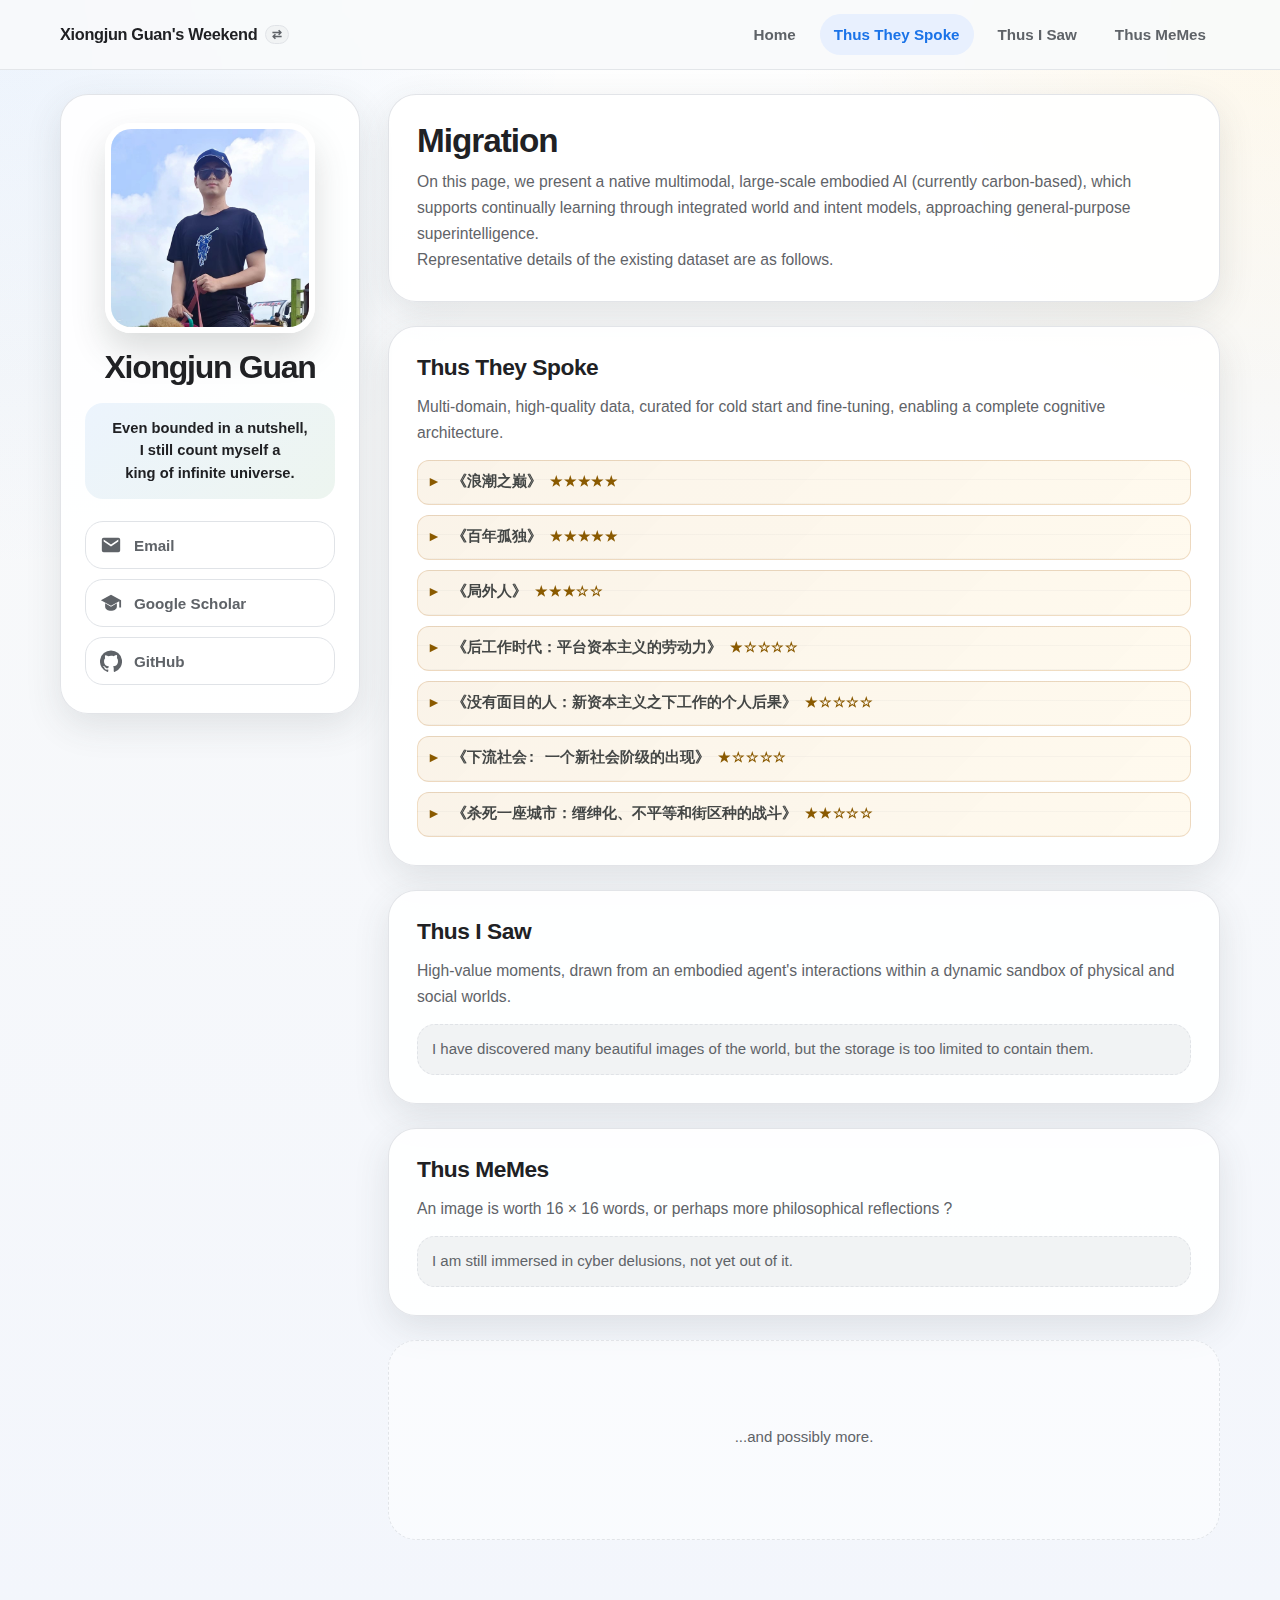
<file: migration.html>
﻿<!DOCTYPE html>
<html lang="en">

<head>
    <meta charset="UTF-8">
    <meta name="viewport" content="width=device-width, initial-scale=1.0">
    <meta http-equiv="Cache-Control" content="no-cache, no-store, must-revalidate">
    <meta http-equiv="Pragma" content="no-cache">
    <meta http-equiv="Expires" content="0">
    <title>Xiongjun Guan's Migration</title>
    <meta name="description" content="Xiongjun Guan's Migration: books and photos.">
    <link rel="icon" type="image/png" href="images/icon.png">
    <style>
        :root {
            --bg: #f8f9fa;
            --surface: #ffffff;
            --surface-muted: #f1f3f4;
            --text: #202124;
            --text-soft: #5f6368;
            --line: #e0e3e7;
            --blue: #1a73e8;
            --red: #d93025;
            --yellow: #f9ab00;
            --green: #188038;
            --shadow: 0 12px 36px rgba(60, 64, 67, 0.12);
            --radius-lg: 28px;
            --radius-md: 18px;
            --radius-sm: 12px;
            --max-width: 1160px;
            --topbar-height: 64px;
            --sidebar-top-offset: 88px;
        }

        * {
            box-sizing: border-box;
        }

        html {
            scroll-behavior: smooth;
            scroll-padding-top: calc(var(--topbar-height) + 24px);
        }

        body {
            margin: 0;
            font-family: "Aptos", "Segoe UI", "Noto Sans", "Helvetica Neue", sans-serif;
            color: var(--text);
            background:
                radial-gradient(circle at top left, rgba(26, 115, 232, 0.08), transparent 28%),
                radial-gradient(circle at top right, rgba(249, 171, 0, 0.08), transparent 24%),
                linear-gradient(180deg, #ffffff 0%, #f8f9fa 24%, #f3f6fc 100%);
            line-height: 1.65;
        }

        a {
            color: var(--blue);
            text-decoration: none;
        }

        a:hover {
            text-decoration: underline;
        }

        .topbar {
            position: sticky;
            top: 0;
            z-index: 10;
            backdrop-filter: blur(18px);
            background: rgba(248, 249, 250, 0.88);
            border-bottom: 1px solid rgba(224, 227, 231, 0.9);
        }

        .topbar-inner {
            width: min(calc(100% - 32px), var(--max-width));
            min-height: var(--topbar-height);
            margin: 0 auto;
            display: flex;
            align-items: center;
            justify-content: space-between;
            gap: 20px;
            padding: 14px 0;
        }

        .brand {
            font-size: 1.02rem;
            font-weight: 700;
            color: var(--text);
            letter-spacing: -0.02em;
        }

        .brand a {
            color: inherit;
            text-decoration: none;
        }

        .brand a.brand-switch {
            display: inline-flex;
            align-items: center;
            gap: 8px;
        }

        .brand a.brand-switch::after {
            content: "⇄";
            padding: 1px 6px;
            border-radius: 999px;
            border: 1px solid var(--line);
            background: var(--surface-muted);
            color: var(--text-soft);
            font-size: 0.78rem;
            font-weight: 700;
            line-height: 1.2;
            letter-spacing: 0.01em;
            transition: border-color 0.2s ease, color 0.2s ease, background 0.2s ease;
        }

        .brand a:hover {
            color: var(--blue);
            text-decoration: none;
        }

        .brand a.brand-switch:hover::after {
            border-color: rgba(26, 115, 232, 0.28);
            color: var(--blue);
            background: #e8f0fe;
        }

        .nav {
            display: flex;
            flex-wrap: wrap;
            gap: 10px;
        }

        .nav a {
            color: var(--text-soft);
            font-size: 0.95rem;
            font-weight: 600;
            padding: 8px 14px;
            border-radius: 999px;
            background: transparent;
            transition: background 0.2s ease, color 0.2s ease;
        }

        .nav a.active {
            background: #e8f0fe;
            color: var(--blue);
            font-weight: 700;
        }

        .nav a:hover {
            text-decoration: none;
            background: var(--surface-muted);
            color: var(--text);
        }

        .page {
            width: min(calc(100% - 32px), var(--max-width));
            margin: 24px auto 64px;
            display: grid;
            grid-template-columns: 300px minmax(0, 1fr);
            gap: 28px;
            align-items: start;
        }

        .sidebar {
            position: sticky;
            top: var(--sidebar-top-offset);
        }

        .sidebar-card,
        .card {
            background: rgba(255, 255, 255, 0.9);
            border: 1px solid rgba(224, 227, 231, 0.95);
            border-radius: var(--radius-lg);
            box-shadow: var(--shadow);
        }

        .sidebar-card {
            padding: 28px 24px;
        }

        .sidebar-photo-wrap {
            display: flex;
            justify-content: center;
            margin-bottom: 18px;
        }

        .profile-photo {
            width: 100%;
            max-width: 210px;
            aspect-ratio: 1 / 1;
            object-fit: cover;
            border-radius: 26px;
            margin: 0 auto;
            border: 6px solid #fff;
            box-shadow: 0 18px 34px rgba(60, 64, 67, 0.18);
        }

        .sidebar-name {
            margin: 0;
            font-size: 2rem;
            line-height: 1.05;
            letter-spacing: -0.04em;
            text-align: center;
        }

        .sidebar-motto {
            margin: 18px 0 0;
            padding: 14px 16px;
            border-radius: var(--radius-md);
            background: linear-gradient(135deg, rgba(26, 115, 232, 0.08), rgba(24, 128, 56, 0.08));
            color: var(--text);
            font-size: 0.92rem;
            font-weight: 600;
            line-height: 1.55;
            text-align: center;
            text-wrap: balance;
        }

        .icon-links {
            display: grid;
            gap: 10px;
            margin-top: 22px;
        }

        .icon-link {
            width: 100%;
            min-height: 48px;
            padding: 10px 14px;
            border-radius: var(--radius-md);
            border: 1px solid var(--line);
            background: #fff;
            display: inline-flex;
            align-items: center;
            justify-content: flex-start;
            gap: 12px;
            color: var(--text-soft);
            transition: transform 0.2s ease, box-shadow 0.2s ease, border-color 0.2s ease, color 0.2s ease;
            text-decoration: none;
        }

        .icon-link:hover {
            transform: translateY(-2px);
            color: var(--blue);
            border-color: rgba(26, 115, 232, 0.28);
            box-shadow: 0 10px 22px rgba(26, 115, 232, 0.12);
            text-decoration: none;
        }

        .icon-link svg {
            width: 22px;
            height: 22px;
            fill: currentColor;
            flex: 0 0 auto;
        }

        .icon-link span {
            font-size: 0.95rem;
            font-weight: 600;
        }

        .main-column {
            display: flex;
            flex-direction: column;
            gap: 24px;
        }

        .card {
            padding: 22px 28px 28px;
        }

        .home-link {
            display: inline-flex;
            align-items: center;
            gap: 6px;
            color: var(--text-soft);
            font-size: 0.94rem;
            font-weight: 600;
        }

        .title {
            margin: 6px 0 10px;
            font-size: clamp(1.6rem, 2.6vw, 2.1rem);
            line-height: 1.08;
            letter-spacing: -0.03em;
        }

        .lead {
            margin: 0;
            color: var(--text-soft);
            font-size: 0.98rem;
        }

        .section-title {
            margin: 0 0 8px;
            font-size: 1.42rem;
            letter-spacing: -0.02em;
        }

        .section-desc {
            margin: 0;
            color: var(--text-soft);
            font-size: 0.98rem;
        }

        .placeholder {
            margin-top: 14px;
            padding: 12px 14px;
            border-radius: var(--radius-md);
            border: 1px dashed var(--line);
            background: var(--surface-muted);
            color: var(--text-soft);
            font-size: 0.94rem;
        }

        .section-spacer {
            min-height: 200px;
            background: rgba(255, 255, 255, 0.5);
            border: 1px dashed rgba(224, 227, 231, 0.95);
            box-shadow: none;
            display: grid;
            place-items: center;
            text-align: center;
            color: var(--text-soft);
            font-size: 0.94rem;
        }

        .reading-list {
            margin: 14px 0 0;
            padding: 0;
            list-style: none;
            display: grid;
            gap: 10px;
        }

        .reading-item {
            position: relative;
            border-radius: 12px;
            border: 1px solid rgba(176, 96, 0, 0.18);
            background:
                linear-gradient(135deg, rgba(176, 96, 0, 0.06), rgba(249, 171, 0, 0.04)),
                repeating-linear-gradient(
                    0deg,
                    rgba(95, 99, 104, 0.045) 0,
                    rgba(95, 99, 104, 0.045) 1px,
                    transparent 1px,
                    transparent 24px
                ),
                #fffdf8;
            color: #444746;
            font-size: 0.94rem;
            font-family: "Cascadia Mono", "Consolas", "Courier New", monospace;
            line-height: 1.55;
            transition: transform 0.2s ease, border-color 0.2s ease, box-shadow 0.2s ease;
        }

        .reading-item summary {
            list-style: none;
            cursor: pointer;
            padding: 10px 12px 10px 34px;
            position: relative;
        }

        .reading-item summary::-webkit-details-marker {
            display: none;
        }

        .reading-item .book-title {
            font-weight: 700;
            word-break: break-word;
            overflow-wrap: anywhere;
        }

        .reading-item .book-rating {
            margin-left: 8px;
            color: #8a5a00;
            font-size: 0.86rem;
            font-weight: 700;
            white-space: nowrap;
            letter-spacing: 0.06em;
        }

        .reading-item .book-note {
            padding: 0 12px 10px 34px;
            color: #5f6368;
            word-break: break-word;
            overflow-wrap: anywhere;
        }

        .reading-item summary::before {
            content: "▸";
            position: absolute;
            left: 12px;
            top: 10px;
            color: #8a5a00;
            font-weight: 700;
            transition: transform 0.2s ease;
        }

        .reading-item[open] summary::before {
            transform: rotate(90deg);
        }

        .reading-item:hover {
            transform: translateY(-1px);
            border-color: rgba(176, 96, 0, 0.32);
            box-shadow: 0 8px 18px rgba(176, 96, 0, 0.08);
        }

        @media (max-width: 980px) {
            .page {
                grid-template-columns: 1fr;
            }

            .sidebar {
                position: static;
            }

            .topbar-inner {
                align-items: flex-start;
                flex-direction: column;
            }
        }
    </style>
</head>

<body>
    <header class="topbar">
        <div class="topbar-inner">
            <div class="brand"><a class="brand-switch" href="index.html">Xiongjun Guan's Weekend</a></div>
            <nav class="nav">
                <a href="index.html">Home</a>
                <a href="#books">Thus They Spoke</a>
                <a href="#photos">Thus I Saw</a>
                <a href="#memes">Thus MeMes</a>
            </nav>
        </div>
    </header>

    <main class="page">
        <aside class="sidebar">
            <div class="sidebar-card">
                <div class="sidebar-photo-wrap">
                    <img class="profile-photo" src="images/gxj.jpg" alt="Xiongjun Guan">
                </div>
                <h1 class="sidebar-name">Xiongjun Guan</h1>
                <p class="sidebar-motto">
                    Even bounded in a nutshell, I still count myself a king of infinite universe.
                </p>

                <div class="icon-links">
                    <a class="icon-link" href="mailto:gxj21@mails.tsinghua.edu.cn" aria-label="Email" title="Email">
                        <svg viewBox="0 0 24 24" aria-hidden="true">
                            <path d="M20 4H4a2 2 0 0 0-2 2v12a2 2 0 0 0 2 2h16a2 2 0 0 0 2-2V6a2 2 0 0 0-2-2Zm0 4.24-8 5.34-8-5.34V6l8 5.33L20 6Z" />
                        </svg>
                        <span>Email</span>
                    </a>
                    <a class="icon-link" href="https://scholar.google.com/citations?user=O0E8IwYAAAAJ&hl=en" aria-label="Google Scholar" title="Google Scholar">
                        <svg viewBox="0 0 24 24" aria-hidden="true">
                            <path d="M12 3 1 9l11 6 9-4.91V17h2V9L12 3Zm-6.4 9.18V16c0 2.52 3.12 4.57 6.4 4.57s6.4-2.05 6.4-4.57v-3.82L12 16l-6.4-3.82Z" />
                        </svg>
                        <span>Google Scholar</span>
                    </a>
                    <a class="icon-link" href="https://github.com/XiongjunGuan" aria-label="GitHub" title="GitHub">
                        <svg viewBox="0 0 24 24" aria-hidden="true">
                            <path d="M12 .5a12 12 0 0 0-3.79 23.39c.6.11.82-.26.82-.58v-2.02c-3.34.73-4.04-1.41-4.04-1.41-.55-1.38-1.34-1.75-1.34-1.75-1.1-.74.09-.72.09-.72 1.21.09 1.85 1.24 1.85 1.24 1.08 1.85 2.82 1.32 3.5 1 .11-.78.42-1.32.76-1.62-2.66-.31-5.46-1.33-5.46-5.9 0-1.3.46-2.36 1.23-3.2-.13-.3-.53-1.55.11-3.22 0 0 1-.32 3.3 1.22A11.36 11.36 0 0 1 12 6.32c1.02 0 2.05.14 3.01.41 2.3-1.54 3.29-1.22 3.29-1.22.65 1.67.25 2.92.12 3.22.77.84 1.22 1.9 1.22 3.2 0 4.58-2.8 5.58-5.48 5.88.43.37.82 1.11.82 2.25v3.25c0 .32.21.7.83.58A12 12 0 0 0 12 .5Z" />
                        </svg>
                        <span>GitHub</span>
                    </a>
                </div>
            </div>
        </aside>

        <section class="main-column">
            <section class="card" id="top">
                <h1 class="title">Migration</h1>
                <p class="lead">
                    On this page, we present a native multimodal, large-scale embodied AI (currently carbon-based), which supports continually learning through integrated world and intent models, approaching general-purpose superintelligence.
                </p>
                <p class="lead">
                    Representative details of the existing dataset are as follows.
                </p>
            </section>

            <section class="card" id="books">
                <h2 class="section-title">Thus They Spoke</h2>
                <p class="section-desc">
                    Multi-domain, high-quality data, curated for cold start and fine-tuning, enabling a complete cognitive architecture.
                </p>
                <ul class="reading-list">
                    <li>
                        <details class="reading-item">
                            <summary><span class="book-title">《浪潮之巅》</span><span class="book-rating">★★★★★</span></summary>
                            <div class="book-note">"对于一个公司来讲，赶上一次浪潮不能保证它长盛不衰；但是，对于一个人来讲，一生赶上这样的一次浪潮就足够了。对于一个弄潮的年轻人来讲，最幸运的，莫过于赶上一波大潮。"</div>
                        </details>
                    </li>
                    <li>
                        <details class="reading-item">
                            <summary><span class="book-title">《百年孤独》</span><span class="book-rating">★★★★★</span></summary>
                            <div class="book-note">我们必须想象西西弗斯是幸福的。</div>
                        </details>
                    </li>
                    <li>
                        <details class="reading-item">
                            <summary><span class="book-title">《局外人》</span><span class="book-rating">★★★☆☆</span></summary>
                            <div class="book-note">冷漠的成年人，抑或没有被规训的孩童</div>
                        </details>
                    </li>
                    <li>
                        <details class="reading-item">
                            <summary><span class="book-title">《后工作时代：平台资本主义的劳动力》</span><span class="book-rating">★☆☆☆☆</span></summary>
                            <div class="book-note"> None </div>
                        </details>
                    </li>
                    <li>
                        <details class="reading-item">
                            <summary><span class="book-title">《没有面目的人：新资本主义之下工作的个人后果》</span><span class="book-rating">★☆☆☆☆</span></summary>
                            <div class="book-note"> None </div>
                        </details>
                    </li>
                    <li>
                        <details class="reading-item">
                            <summary><span class="book-title">《下流社会: 一个新社会阶级的出现》</span><span class="book-rating">★☆☆☆☆</span></summary>
                            <div class="book-note"> None </div>
                        </details>
                    </li>
                    <li>
                        <details class="reading-item">
                            <summary><span class="book-title">《杀死一座城市：缙绅化、不平等和街区种的战斗》</span><span class="book-rating">★★☆☆☆</span></summary>
                            <div class="book-note"> None </div>
                        </details>
                    </li>
                </ul>
            </section>

            <section class="card" id="photos">
                <h2 class="section-title">Thus I Saw</h2>
                <p class="section-desc">
                    High-value moments, drawn from an embodied agent's interactions within a dynamic sandbox of physical and social worlds.
                </p>
                <div class="placeholder">I have discovered many beautiful images of the world, but the storage is too limited to contain them.</div>
            </section>

            <section class="card" id="memes">
                <h2 class="section-title">Thus MeMes</h2>
                <p class="section-desc">
                    An image is worth 16 × 16 words, or perhaps more philosophical reflections ?
                </p>
                <div class="placeholder">I am still immersed in cyber delusions, not yet out of it.</div>
            </section>

            <section class="card section-spacer" aria-label="More sections placeholder">...and possibly more.</section>
        </section>
    </main>

    <script>
        (function () {
            const navLinks = Array.from(document.querySelectorAll(".nav a"));
            const sectionNavLinks = navLinks.filter((link) => {
                const href = link.getAttribute("href") || "";
                return href.startsWith("#");
            });
            const sections = sectionNavLinks
                .map((link) => document.querySelector(link.getAttribute("href")))
                .filter(Boolean);
            const activationSlack = 8;

            function getActiveAnchorLine() {
                const scrollPaddingTop = window.getComputedStyle(document.documentElement).scrollPaddingTop;
                const parsed = parseFloat(scrollPaddingTop);
                if (!Number.isNaN(parsed) && parsed > 0) {
                    return parsed;
                }
                return 88;
            }

            function setActiveNav(currentId) {
                sectionNavLinks.forEach(function (link) {
                    link.classList.toggle("active", link.getAttribute("href") === currentId);
                });
            }

            function scrollToActiveAnchor(target) {
                const activeAnchorLine = getActiveAnchorLine();
                const targetTop = target.getBoundingClientRect().top + window.scrollY - activeAnchorLine + activationSlack;
                window.scrollTo({
                    top: Math.max(0, targetTop),
                    behavior: "smooth"
                });
            }

            function updateActiveNavByScroll() {
                if (!sections.length) {
                    return;
                }
                const activeAnchorLine = getActiveAnchorLine();
                const anchorY = window.scrollY + activeAnchorLine + 1;
                let currentSection = sections[0];

                sections.forEach(function (section) {
                    const sectionTop = section.getBoundingClientRect().top + window.scrollY;
                    if (anchorY + activationSlack >= sectionTop) {
                        currentSection = section;
                    }
                });

                setActiveNav("#" + currentSection.id);
            }

            sectionNavLinks.forEach((link) => {
                link.addEventListener("click", function (event) {
                    const href = link.getAttribute("href") || "";
                    const target = document.querySelector(href);
                    if (!target) {
                        return;
                    }
                    event.preventDefault();
                    setActiveNav(href);
                    scrollToActiveAnchor(target);
                    history.replaceState(null, "", href);
                    window.setTimeout(updateActiveNavByScroll, 220);
                });
            });

            let isTicking = false;
            window.addEventListener("scroll", function () {
                if (isTicking) {
                    return;
                }
                isTicking = true;
                window.requestAnimationFrame(function () {
                    updateActiveNavByScroll();
                    isTicking = false;
                });
            }, { passive: true });

            window.addEventListener("resize", updateActiveNavByScroll);
            updateActiveNavByScroll();
        }());
    </script>
</body>

</html>
</file>
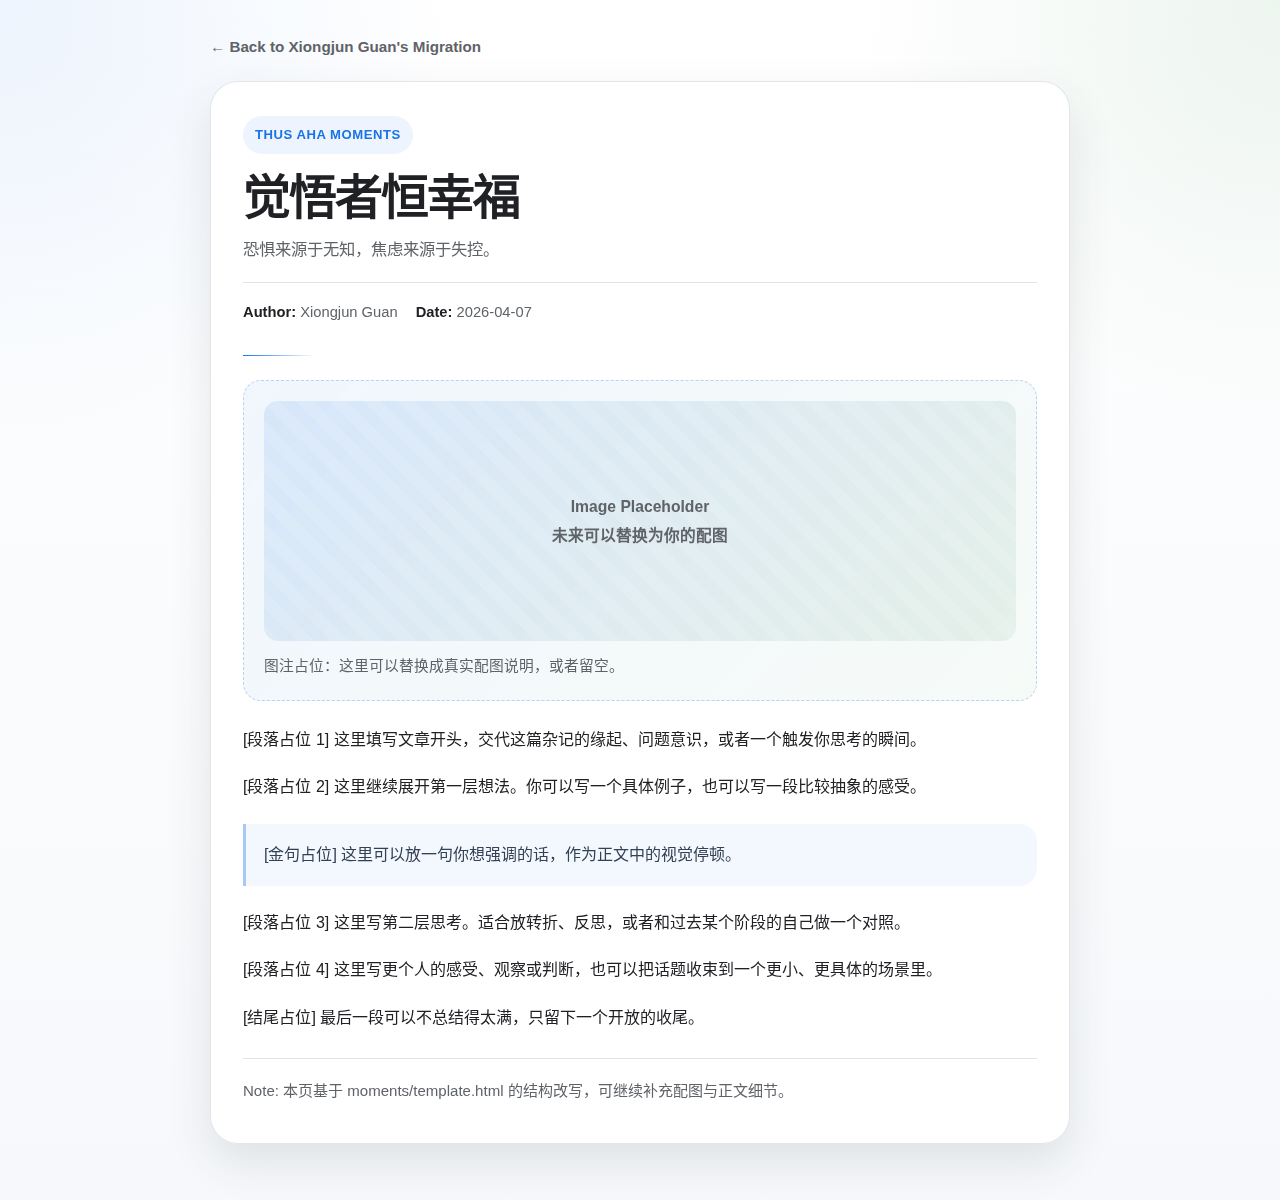
<file: moments/enlightenment.html>
﻿<!DOCTYPE html>
<html lang="zh-CN">

<head>
    <meta charset="UTF-8">
    <meta name="viewport" content="width=device-width, initial-scale=1.0">
    <title>觉悟者恒幸福 | Thus Aha Moments</title>
    <meta name="description" content="Thus Aha Moments 文章占位页。">
    <link rel="icon" type="image/png" href="../images/icon.png">
    <style>
        :root {
            --bg: #f6f8fb;
            --surface: rgba(255, 255, 255, 0.92);
            --text: #202124;
            --text-soft: #5f6368;
            --line: #e0e3e7;
            --blue: #1a73e8;
            --green: #188038;
            --shadow: 0 18px 44px rgba(60, 64, 67, 0.12);
            --radius-lg: 28px;
            --radius-md: 18px;
            --max-width: 860px;
        }

        * {
            box-sizing: border-box;
        }

        body {
            margin: 0;
            font-family: "Aptos", "Segoe UI", "PingFang SC", "Noto Sans SC", sans-serif;
            color: var(--text);
            line-height: 1.85;
            background:
                radial-gradient(circle at top left, rgba(26, 115, 232, 0.08), transparent 26%),
                radial-gradient(circle at top right, rgba(24, 128, 56, 0.08), transparent 24%),
                linear-gradient(180deg, #ffffff 0%, var(--bg) 100%);
        }

        a {
            color: var(--blue);
            text-decoration: none;
        }

        a:hover {
            text-decoration: underline;
        }

        .page {
            width: min(calc(100% - 32px), var(--max-width));
            margin: 0 auto;
            padding: 32px 0 56px;
        }

        .back-link {
            display: inline-flex;
            align-items: center;
            gap: 8px;
            margin-bottom: 20px;
            color: var(--text-soft);
            font-size: 0.95rem;
            font-weight: 600;
        }

        .article {
            padding: 34px 32px 38px;
            border: 1px solid rgba(224, 227, 231, 0.9);
            border-radius: var(--radius-lg);
            background: var(--surface);
            box-shadow: var(--shadow);
            backdrop-filter: blur(16px);
        }

        .eyebrow {
            display: inline-flex;
            align-items: center;
            gap: 8px;
            padding: 7px 12px;
            border-radius: 999px;
            background: rgba(26, 115, 232, 0.08);
            color: var(--blue);
            font-size: 0.82rem;
            font-weight: 700;
            letter-spacing: 0.04em;
            text-transform: uppercase;
        }

        .title {
            margin: 18px 0 10px;
            font-size: clamp(2rem, 5vw, 3rem);
            line-height: 1.08;
            letter-spacing: -0.04em;
        }

        .dek {
            margin: 0;
            color: var(--text-soft);
            font-size: 1.02rem;
        }

        .meta {
            display: flex;
            flex-wrap: wrap;
            gap: 10px 18px;
            margin-top: 18px;
            padding-top: 16px;
            border-top: 1px solid var(--line);
            color: var(--text-soft);
            font-size: 0.92rem;
        }

        .meta strong {
            color: var(--text);
            font-weight: 700;
        }

        .divider {
            width: 72px;
            height: 1px;
            margin: 28px 0 24px;
            background: linear-gradient(90deg, var(--blue), rgba(26, 115, 232, 0));
        }

        .hero-figure {
            margin: 0 0 24px;
            padding: 20px;
            border: 1px dashed rgba(26, 115, 232, 0.28);
            border-radius: var(--radius-md);
            background:
                linear-gradient(135deg, rgba(26, 115, 232, 0.06), rgba(24, 128, 56, 0.04)),
                #fff;
        }

        .hero-image-placeholder {
            min-height: 240px;
            border-radius: 14px;
            display: grid;
            place-items: center;
            background:
                linear-gradient(135deg, rgba(26, 115, 232, 0.12), rgba(24, 128, 56, 0.08)),
                repeating-linear-gradient(45deg,
                    rgba(255, 255, 255, 0.34) 0,
                    rgba(255, 255, 255, 0.34) 12px,
                    transparent 12px,
                    transparent 24px);
            color: var(--text-soft);
            font-size: 0.98rem;
            font-weight: 600;
            text-align: center;
            padding: 20px;
        }

        .hero-caption {
            margin: 12px 0 0;
            color: var(--text-soft);
            font-size: 0.92rem;
        }

        .content {
            display: grid;
            gap: 18px;
            font-size: 1rem;
        }

        .content p {
            margin: 0;
        }

        .quote-placeholder {
            margin: 4px 0;
            padding: 16px 18px;
            border-left: 3px solid rgba(26, 115, 232, 0.35);
            border-radius: 0 var(--radius-md) var(--radius-md) 0;
            background: rgba(26, 115, 232, 0.05);
            color: #334155;
        }

        .footer-note {
            margin-top: 26px;
            padding-top: 18px;
            border-top: 1px solid var(--line);
            color: var(--text-soft);
            font-size: 0.94rem;
        }

        @media (max-width: 640px) {
            .page {
                padding: 20px 0 40px;
            }

            .article {
                padding: 26px 20px 28px;
            }

            .hero-image-placeholder {
                min-height: 180px;
            }

        }
    </style>
</head>

<body>
    <main class="page">
        <a class="back-link" href="../migration.html#moments">← Back to Xiongjun Guan's Migration</a>

        <article class="article">
            <div class="eyebrow">Thus Aha Moments</div>
            <h1 class="title">觉悟者恒幸福</h1>
            <p class="dek">恐惧来源于无知，焦虑来源于失控。</p>

            <div class="meta">
                <span><strong>Author:</strong> Xiongjun Guan</span>
                <span><strong>Date:</strong> 2026-04-07</span>
            </div>
            <div class="divider" aria-hidden="true"></div>

            <figure class="hero-figure">
                <div class="hero-image-placeholder">Image Placeholder<br>未来可以替换为你的配图</div>
                <figcaption class="hero-caption">图注占位：这里可以替换成真实配图说明，或者留空。</figcaption>
            </figure>

            <section class="content">
                <p>[段落占位 1] 这里填写文章开头，交代这篇杂记的缘起、问题意识，或者一个触发你思考的瞬间。</p>
                <p>[段落占位 2] 这里继续展开第一层想法。你可以写一个具体例子，也可以写一段比较抽象的感受。</p>
                <div class="quote-placeholder">[金句占位] 这里可以放一句你想强调的话，作为正文中的视觉停顿。</div>
                <p>[段落占位 3] 这里写第二层思考。适合放转折、反思，或者和过去某个阶段的自己做一个对照。</p>
                <p>[段落占位 4] 这里写更个人的感受、观察或判断，也可以把话题收束到一个更小、更具体的场景里。</p>
                <p>[结尾占位] 最后一段可以不总结得太满，只留下一个开放的收尾。</p>
            </section>

            <div class="footer-note">
                Note: 本页基于 moments/template.html 的结构改写，可继续补充配图与正文细节。
            </div>
        </article>
    </main>
</body>

</html>
</file>
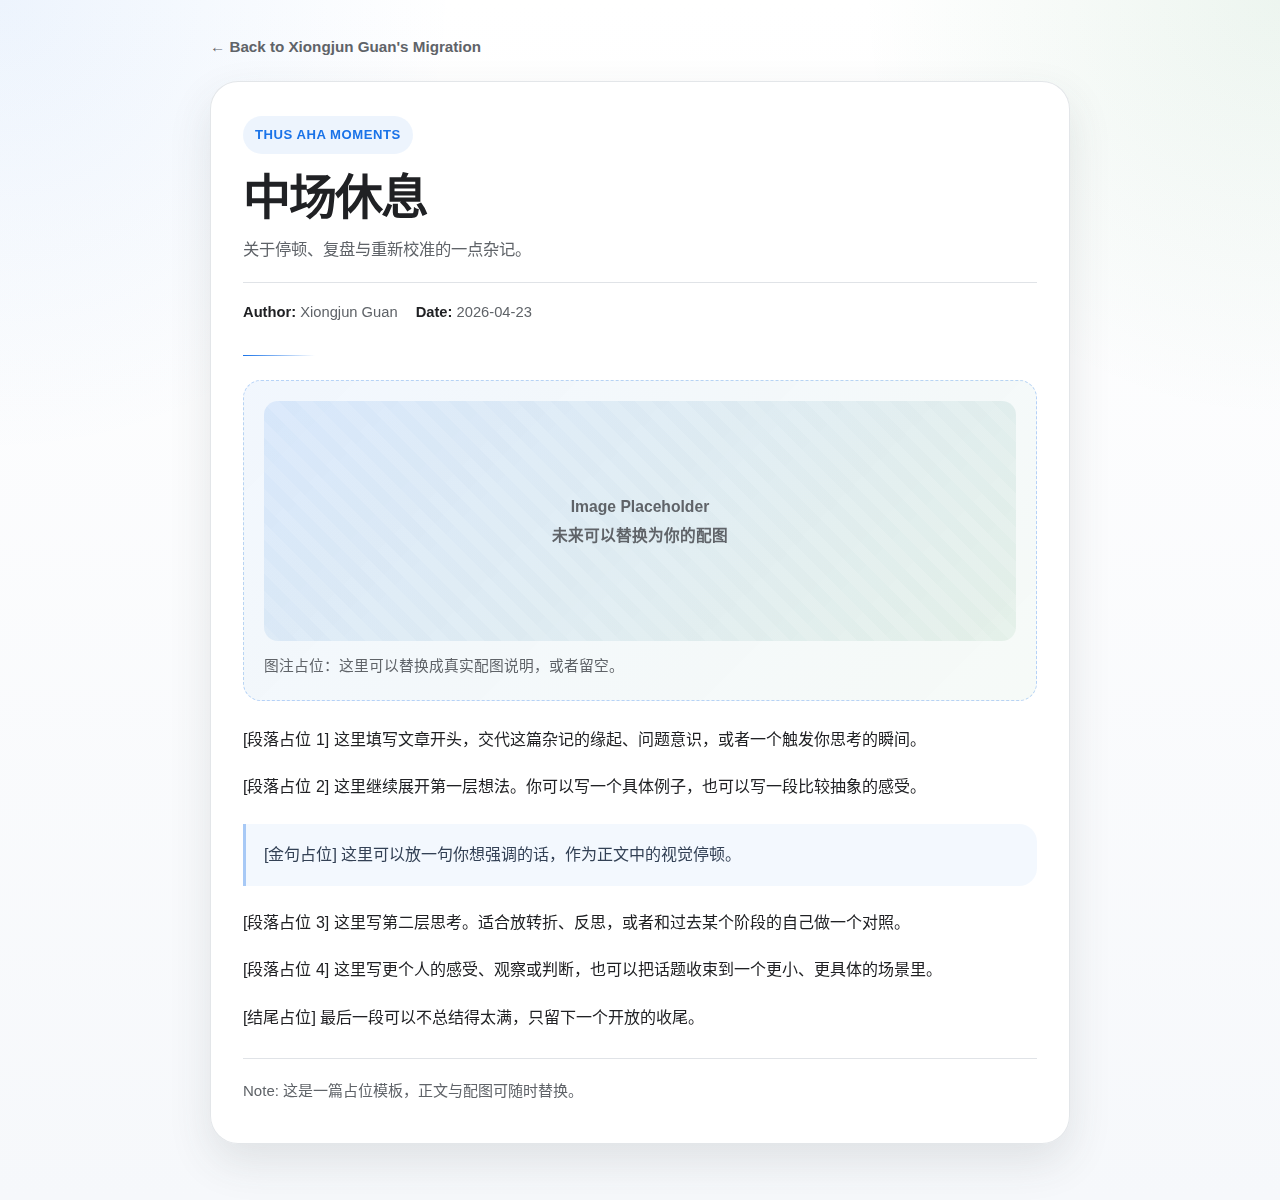
<file: moments/halftime-break.html>
<!DOCTYPE html>
<html lang="zh-CN">

<head>
    <meta charset="UTF-8">
    <meta name="viewport" content="width=device-width, initial-scale=1.0">
    <title>中场休息 | Thus Aha Moments</title>
    <meta name="description" content="Thus Aha Moments 文章占位页。">
    <link rel="icon" type="image/png" href="../images/icon.png">
    <style>
        :root {
            --bg: #f6f8fb;
            --surface: rgba(255, 255, 255, 0.92);
            --text: #202124;
            --text-soft: #5f6368;
            --line: #e0e3e7;
            --blue: #1a73e8;
            --green: #188038;
            --shadow: 0 18px 44px rgba(60, 64, 67, 0.12);
            --radius-lg: 28px;
            --radius-md: 18px;
            --max-width: 860px;
        }

        * {
            box-sizing: border-box;
        }

        body {
            margin: 0;
            font-family: "Aptos", "Segoe UI", "PingFang SC", "Noto Sans SC", sans-serif;
            color: var(--text);
            line-height: 1.85;
            background:
                radial-gradient(circle at top left, rgba(26, 115, 232, 0.08), transparent 26%),
                radial-gradient(circle at top right, rgba(24, 128, 56, 0.08), transparent 24%),
                linear-gradient(180deg, #ffffff 0%, var(--bg) 100%);
        }

        a {
            color: var(--blue);
            text-decoration: none;
        }

        a:hover {
            text-decoration: underline;
        }

        .page {
            width: min(calc(100% - 32px), var(--max-width));
            margin: 0 auto;
            padding: 32px 0 56px;
        }

        .back-link {
            display: inline-flex;
            align-items: center;
            gap: 8px;
            margin-bottom: 20px;
            color: var(--text-soft);
            font-size: 0.95rem;
            font-weight: 600;
        }

        .article {
            padding: 34px 32px 38px;
            border: 1px solid rgba(224, 227, 231, 0.9);
            border-radius: var(--radius-lg);
            background: var(--surface);
            box-shadow: var(--shadow);
            backdrop-filter: blur(16px);
        }

        .eyebrow {
            display: inline-flex;
            align-items: center;
            gap: 8px;
            padding: 7px 12px;
            border-radius: 999px;
            background: rgba(26, 115, 232, 0.08);
            color: var(--blue);
            font-size: 0.82rem;
            font-weight: 700;
            letter-spacing: 0.04em;
            text-transform: uppercase;
        }

        .title {
            margin: 18px 0 10px;
            font-size: clamp(2rem, 5vw, 3rem);
            line-height: 1.08;
            letter-spacing: -0.04em;
        }

        .dek {
            margin: 0;
            color: var(--text-soft);
            font-size: 1.02rem;
        }

        .meta {
            display: flex;
            flex-wrap: wrap;
            gap: 10px 18px;
            margin-top: 18px;
            padding-top: 16px;
            border-top: 1px solid var(--line);
            color: var(--text-soft);
            font-size: 0.92rem;
        }

        .meta strong {
            color: var(--text);
            font-weight: 700;
        }

        .divider {
            width: 72px;
            height: 1px;
            margin: 28px 0 24px;
            background: linear-gradient(90deg, var(--blue), rgba(26, 115, 232, 0));
        }

        .hero-figure {
            margin: 0 0 24px;
            padding: 20px;
            border: 1px dashed rgba(26, 115, 232, 0.28);
            border-radius: var(--radius-md);
            background:
                linear-gradient(135deg, rgba(26, 115, 232, 0.06), rgba(24, 128, 56, 0.04)),
                #fff;
        }

        .hero-image-placeholder {
            min-height: 240px;
            border-radius: 14px;
            display: grid;
            place-items: center;
            background:
                linear-gradient(135deg, rgba(26, 115, 232, 0.12), rgba(24, 128, 56, 0.08)),
                repeating-linear-gradient(45deg,
                    rgba(255, 255, 255, 0.34) 0,
                    rgba(255, 255, 255, 0.34) 12px,
                    transparent 12px,
                    transparent 24px);
            color: var(--text-soft);
            font-size: 0.98rem;
            font-weight: 600;
            text-align: center;
            padding: 20px;
        }

        .hero-caption {
            margin: 12px 0 0;
            color: var(--text-soft);
            font-size: 0.92rem;
        }

        .content {
            display: grid;
            gap: 18px;
            font-size: 1rem;
        }

        .content p {
            margin: 0;
        }

        .quote-placeholder {
            margin: 4px 0;
            padding: 16px 18px;
            border-left: 3px solid rgba(26, 115, 232, 0.35);
            border-radius: 0 var(--radius-md) var(--radius-md) 0;
            background: rgba(26, 115, 232, 0.05);
            color: #334155;
        }

        .footer-note {
            margin-top: 26px;
            padding-top: 18px;
            border-top: 1px solid var(--line);
            color: var(--text-soft);
            font-size: 0.94rem;
        }

        @media (max-width: 640px) {
            .page {
                padding: 20px 0 40px;
            }

            .article {
                padding: 26px 20px 28px;
            }

            .hero-image-placeholder {
                min-height: 180px;
            }

        }
    </style>
</head>

<body>
    <main class="page">
        <a class="back-link" href="../migration.html#moments">← Back to Xiongjun Guan's Migration</a>

        <article class="article">
            <div class="eyebrow">Thus Aha Moments</div>
            <h1 class="title">中场休息</h1>
            <p class="dek">关于停顿、复盘与重新校准的一点杂记。</p>

            <div class="meta">
                <span><strong>Author:</strong> Xiongjun Guan</span>
                <span><strong>Date:</strong> 2026-04-23</span>
            </div>
            <div class="divider" aria-hidden="true"></div>

            <figure class="hero-figure">
                <div class="hero-image-placeholder">Image Placeholder<br>未来可以替换为你的配图</div>
                <figcaption class="hero-caption">图注占位：这里可以替换成真实配图说明，或者留空。</figcaption>
            </figure>

            <section class="content">

                <p>[段落占位 1] 这里填写文章开头，交代这篇杂记的缘起、问题意识，或者一个触发你思考的瞬间。</p>

                <p>[段落占位 2] 这里继续展开第一层想法。你可以写一个具体例子，也可以写一段比较抽象的感受。</p>

                <div class="quote-placeholder">[金句占位] 这里可以放一句你想强调的话，作为正文中的视觉停顿。</div>

                <p>[段落占位 3] 这里写第二层思考。适合放转折、反思，或者和过去某个阶段的自己做一个对照。</p>

                <p>[段落占位 4] 这里写更个人的感受、观察或判断，也可以把话题收束到一个更小、更具体的场景里。</p>

                <p>[结尾占位] 最后一段可以不总结得太满，只留下一个开放的收尾。</p>
            </section>

            <div class="footer-note">
                Note: 这是一篇占位模板，正文与配图可随时替换。
            </div>
        </article>
    </main>
</body>

</html>
</file>
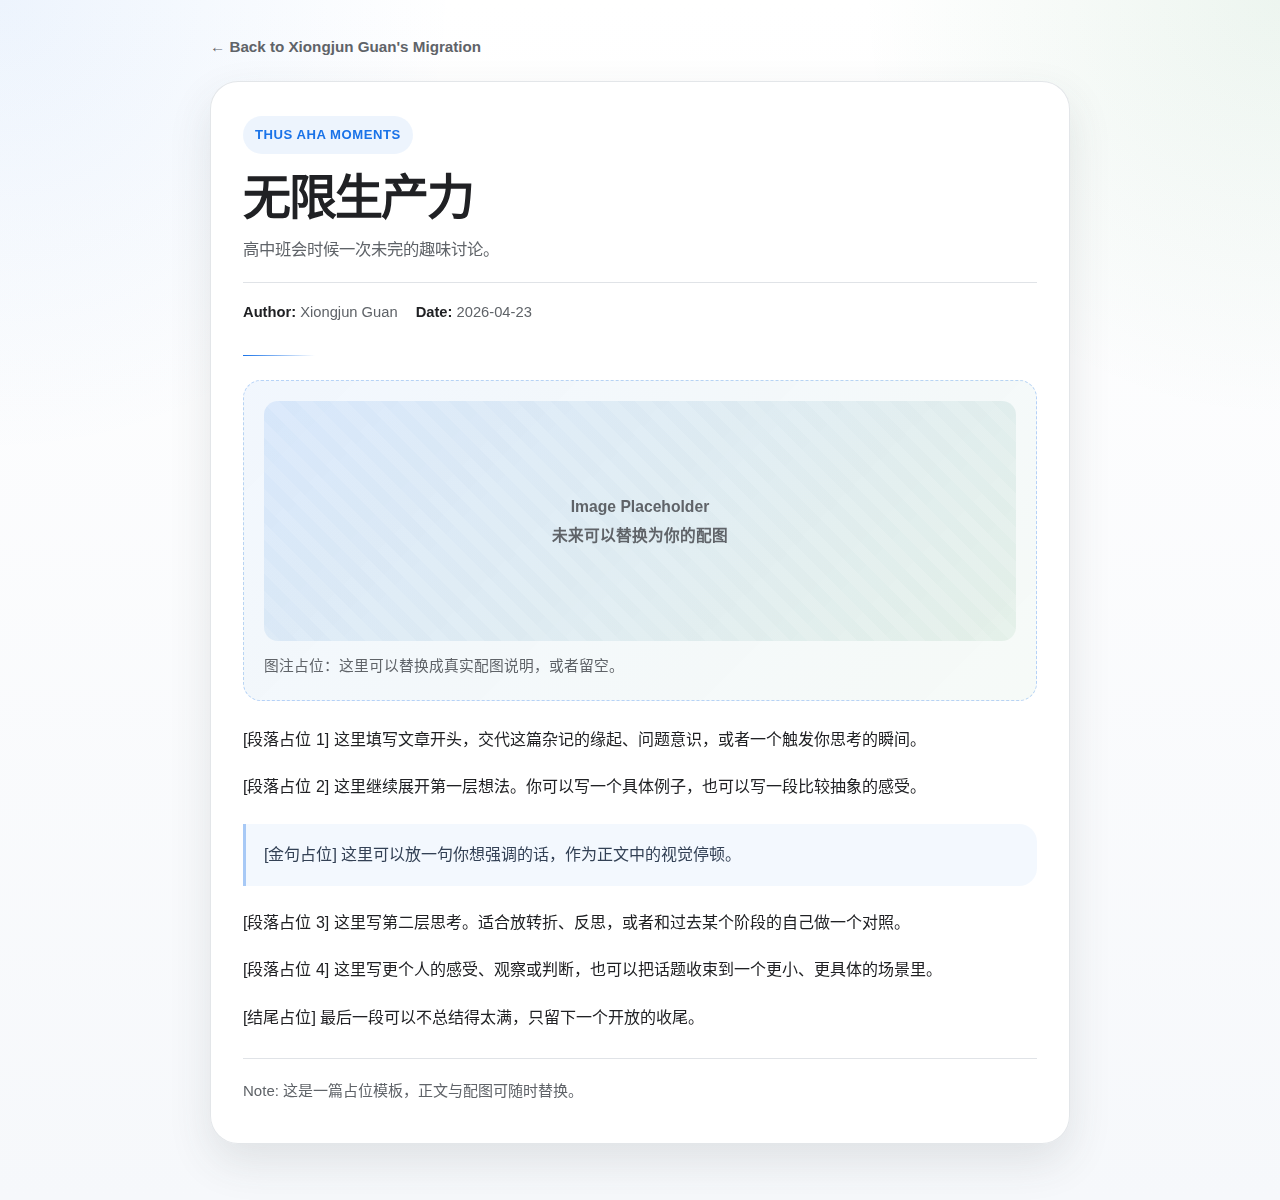
<file: moments/infinite-productivity.html>
<!DOCTYPE html>
<html lang="zh-CN">

<head>
    <meta charset="UTF-8">
    <meta name="viewport" content="width=device-width, initial-scale=1.0">
    <title>无限生产力 | Thus Aha Moments</title>
    <meta name="description" content="Thus Aha Moments 文章占位页。">
    <link rel="icon" type="image/png" href="../images/icon.png">
    <style>
        :root {
            --bg: #f6f8fb;
            --surface: rgba(255, 255, 255, 0.92);
            --text: #202124;
            --text-soft: #5f6368;
            --line: #e0e3e7;
            --blue: #1a73e8;
            --green: #188038;
            --shadow: 0 18px 44px rgba(60, 64, 67, 0.12);
            --radius-lg: 28px;
            --radius-md: 18px;
            --max-width: 860px;
        }

        * {
            box-sizing: border-box;
        }

        body {
            margin: 0;
            font-family: "Aptos", "Segoe UI", "PingFang SC", "Noto Sans SC", sans-serif;
            color: var(--text);
            line-height: 1.85;
            background:
                radial-gradient(circle at top left, rgba(26, 115, 232, 0.08), transparent 26%),
                radial-gradient(circle at top right, rgba(24, 128, 56, 0.08), transparent 24%),
                linear-gradient(180deg, #ffffff 0%, var(--bg) 100%);
        }

        a {
            color: var(--blue);
            text-decoration: none;
        }

        a:hover {
            text-decoration: underline;
        }

        .page {
            width: min(calc(100% - 32px), var(--max-width));
            margin: 0 auto;
            padding: 32px 0 56px;
        }

        .back-link {
            display: inline-flex;
            align-items: center;
            gap: 8px;
            margin-bottom: 20px;
            color: var(--text-soft);
            font-size: 0.95rem;
            font-weight: 600;
        }

        .article {
            padding: 34px 32px 38px;
            border: 1px solid rgba(224, 227, 231, 0.9);
            border-radius: var(--radius-lg);
            background: var(--surface);
            box-shadow: var(--shadow);
            backdrop-filter: blur(16px);
        }

        .eyebrow {
            display: inline-flex;
            align-items: center;
            gap: 8px;
            padding: 7px 12px;
            border-radius: 999px;
            background: rgba(26, 115, 232, 0.08);
            color: var(--blue);
            font-size: 0.82rem;
            font-weight: 700;
            letter-spacing: 0.04em;
            text-transform: uppercase;
        }

        .title {
            margin: 18px 0 10px;
            font-size: clamp(2rem, 5vw, 3rem);
            line-height: 1.08;
            letter-spacing: -0.04em;
        }

        .dek {
            margin: 0;
            color: var(--text-soft);
            font-size: 1.02rem;
        }

        .meta {
            display: flex;
            flex-wrap: wrap;
            gap: 10px 18px;
            margin-top: 18px;
            padding-top: 16px;
            border-top: 1px solid var(--line);
            color: var(--text-soft);
            font-size: 0.92rem;
        }

        .meta strong {
            color: var(--text);
            font-weight: 700;
        }

        .divider {
            width: 72px;
            height: 1px;
            margin: 28px 0 24px;
            background: linear-gradient(90deg, var(--blue), rgba(26, 115, 232, 0));
        }

        .hero-figure {
            margin: 0 0 24px;
            padding: 20px;
            border: 1px dashed rgba(26, 115, 232, 0.28);
            border-radius: var(--radius-md);
            background:
                linear-gradient(135deg, rgba(26, 115, 232, 0.06), rgba(24, 128, 56, 0.04)),
                #fff;
        }

        .hero-image-placeholder {
            min-height: 240px;
            border-radius: 14px;
            display: grid;
            place-items: center;
            background:
                linear-gradient(135deg, rgba(26, 115, 232, 0.12), rgba(24, 128, 56, 0.08)),
                repeating-linear-gradient(45deg,
                    rgba(255, 255, 255, 0.34) 0,
                    rgba(255, 255, 255, 0.34) 12px,
                    transparent 12px,
                    transparent 24px);
            color: var(--text-soft);
            font-size: 0.98rem;
            font-weight: 600;
            text-align: center;
            padding: 20px;
        }

        .hero-caption {
            margin: 12px 0 0;
            color: var(--text-soft);
            font-size: 0.92rem;
        }

        .content {
            display: grid;
            gap: 18px;
            font-size: 1rem;
        }

        .content p {
            margin: 0;
        }

        .quote-placeholder {
            margin: 4px 0;
            padding: 16px 18px;
            border-left: 3px solid rgba(26, 115, 232, 0.35);
            border-radius: 0 var(--radius-md) var(--radius-md) 0;
            background: rgba(26, 115, 232, 0.05);
            color: #334155;
        }

        .footer-note {
            margin-top: 26px;
            padding-top: 18px;
            border-top: 1px solid var(--line);
            color: var(--text-soft);
            font-size: 0.94rem;
        }

        @media (max-width: 640px) {
            .page {
                padding: 20px 0 40px;
            }

            .article {
                padding: 26px 20px 28px;
            }

            .hero-image-placeholder {
                min-height: 180px;
            }

        }
    </style>
</head>

<body>
    <main class="page">
        <a class="back-link" href="../migration.html#moments">← Back to Xiongjun Guan's Migration</a>

        <article class="article">
            <div class="eyebrow">Thus Aha Moments</div>
            <h1 class="title">无限生产力</h1>
            <p class="dek">高中班会时候一次未完的趣味讨论。</p>

            <div class="meta">
                <span><strong>Author:</strong> Xiongjun Guan</span>
                <span><strong>Date:</strong> 2026-04-23</span>
            </div>
            <div class="divider" aria-hidden="true"></div>

            <figure class="hero-figure">
                <div class="hero-image-placeholder">Image Placeholder<br>未来可以替换为你的配图</div>
                <figcaption class="hero-caption">图注占位：这里可以替换成真实配图说明，或者留空。</figcaption>
            </figure>

            <section class="content">

                <p>[段落占位 1] 这里填写文章开头，交代这篇杂记的缘起、问题意识，或者一个触发你思考的瞬间。</p>

                <p>[段落占位 2] 这里继续展开第一层想法。你可以写一个具体例子，也可以写一段比较抽象的感受。</p>

                <div class="quote-placeholder">[金句占位] 这里可以放一句你想强调的话，作为正文中的视觉停顿。</div>

                <p>[段落占位 3] 这里写第二层思考。适合放转折、反思，或者和过去某个阶段的自己做一个对照。</p>

                <p>[段落占位 4] 这里写更个人的感受、观察或判断，也可以把话题收束到一个更小、更具体的场景里。</p>

                <p>[结尾占位] 最后一段可以不总结得太满，只留下一个开放的收尾。</p>
            </section>

            <div class="footer-note">
                Note: 这是一篇占位模板，正文与配图可随时替换。
            </div>
        </article>
    </main>
</body>

</html>
</file>
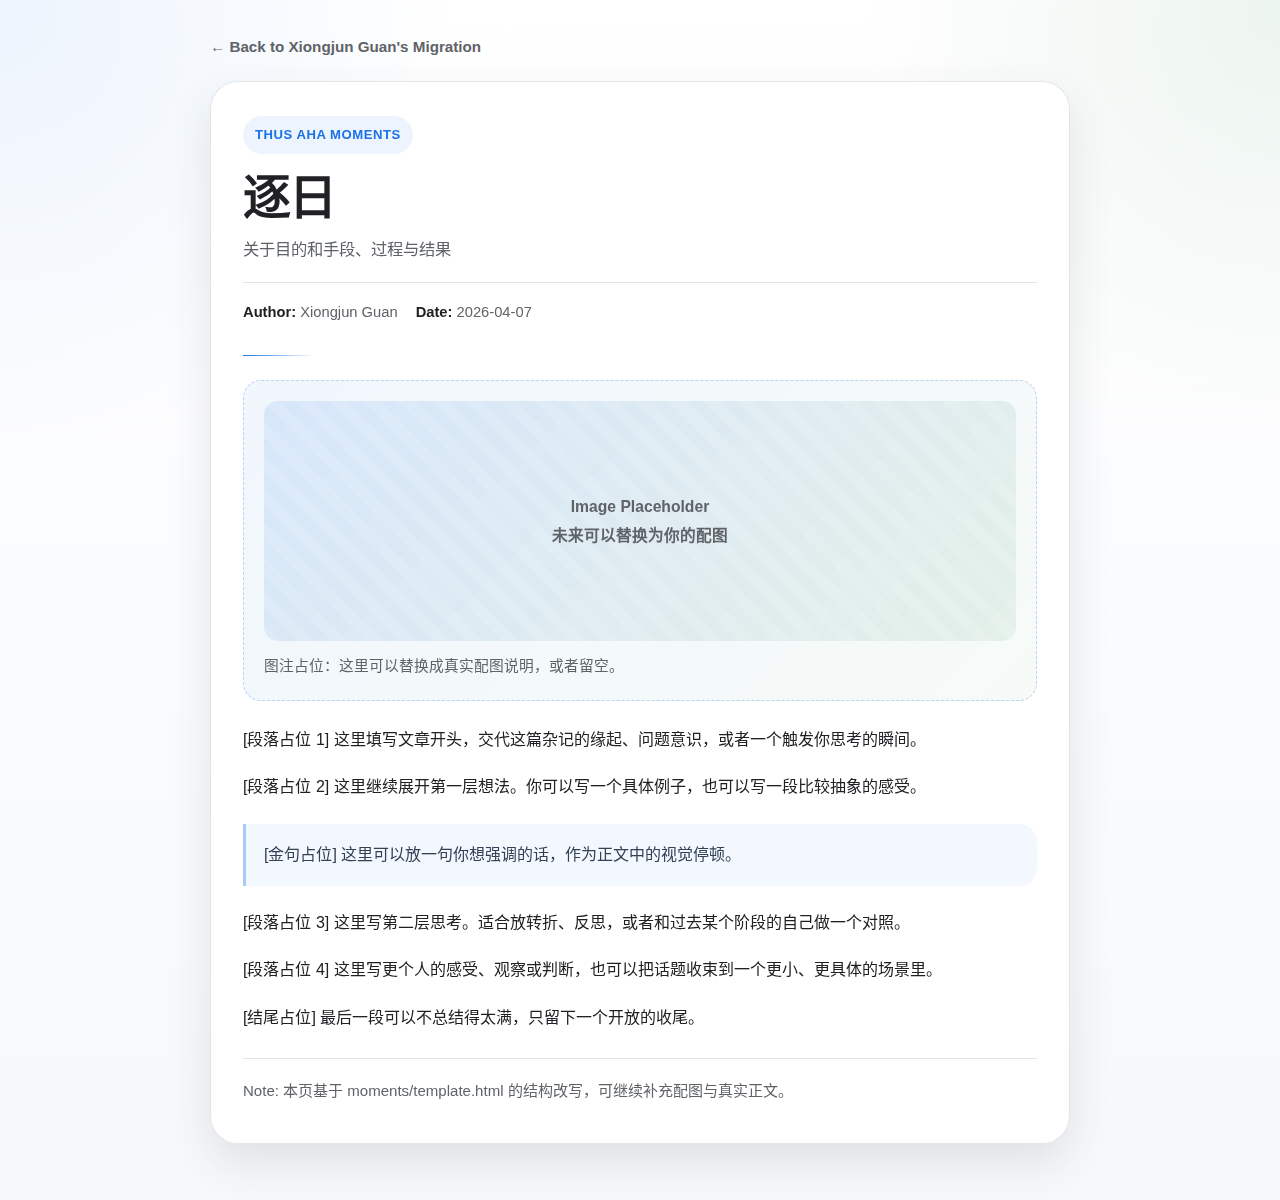
<file: moments/mrgan.html>
﻿<!DOCTYPE html>
<html lang="zh-CN">

<head>
    <meta charset="UTF-8">
    <meta name="viewport" content="width=device-width, initial-scale=1.0">
    <title>MRGAN | Thus Aha Moments</title>
    <meta name="description" content="Thus Aha Moments 文章占位页。">
    <link rel="icon" type="image/png" href="../images/icon.png">
    <style>
        :root {
            --bg: #f6f8fb;
            --surface: rgba(255, 255, 255, 0.92);
            --text: #202124;
            --text-soft: #5f6368;
            --line: #e0e3e7;
            --blue: #1a73e8;
            --green: #188038;
            --shadow: 0 18px 44px rgba(60, 64, 67, 0.12);
            --radius-lg: 28px;
            --radius-md: 18px;
            --max-width: 860px;
        }

        * {
            box-sizing: border-box;
        }

        body {
            margin: 0;
            font-family: "Aptos", "Segoe UI", "PingFang SC", "Noto Sans SC", sans-serif;
            color: var(--text);
            line-height: 1.85;
            background:
                radial-gradient(circle at top left, rgba(26, 115, 232, 0.08), transparent 26%),
                radial-gradient(circle at top right, rgba(24, 128, 56, 0.08), transparent 24%),
                linear-gradient(180deg, #ffffff 0%, var(--bg) 100%);
        }

        a {
            color: var(--blue);
            text-decoration: none;
        }

        a:hover {
            text-decoration: underline;
        }

        .page {
            width: min(calc(100% - 32px), var(--max-width));
            margin: 0 auto;
            padding: 32px 0 56px;
        }

        .back-link {
            display: inline-flex;
            align-items: center;
            gap: 8px;
            margin-bottom: 20px;
            color: var(--text-soft);
            font-size: 0.95rem;
            font-weight: 600;
        }

        .article {
            padding: 34px 32px 38px;
            border: 1px solid rgba(224, 227, 231, 0.9);
            border-radius: var(--radius-lg);
            background: var(--surface);
            box-shadow: var(--shadow);
            backdrop-filter: blur(16px);
        }

        .eyebrow {
            display: inline-flex;
            align-items: center;
            gap: 8px;
            padding: 7px 12px;
            border-radius: 999px;
            background: rgba(26, 115, 232, 0.08);
            color: var(--blue);
            font-size: 0.82rem;
            font-weight: 700;
            letter-spacing: 0.04em;
            text-transform: uppercase;
        }

        .title {
            margin: 18px 0 10px;
            font-size: clamp(2rem, 5vw, 3rem);
            line-height: 1.08;
            letter-spacing: -0.04em;
        }

        .dek {
            margin: 0;
            color: var(--text-soft);
            font-size: 1.02rem;
        }

        .meta {
            display: flex;
            flex-wrap: wrap;
            gap: 10px 18px;
            margin-top: 18px;
            padding-top: 16px;
            border-top: 1px solid var(--line);
            color: var(--text-soft);
            font-size: 0.92rem;
        }

        .meta strong {
            color: var(--text);
            font-weight: 700;
        }

        .divider {
            width: 72px;
            height: 1px;
            margin: 28px 0 24px;
            background: linear-gradient(90deg, var(--blue), rgba(26, 115, 232, 0));
        }

        .hero-figure {
            margin: 0 0 24px;
            padding: 20px;
            border: 1px dashed rgba(26, 115, 232, 0.28);
            border-radius: var(--radius-md);
            background:
                linear-gradient(135deg, rgba(26, 115, 232, 0.06), rgba(24, 128, 56, 0.04)),
                #fff;
        }

        .hero-image-placeholder {
            min-height: 240px;
            border-radius: 14px;
            display: grid;
            place-items: center;
            background:
                linear-gradient(135deg, rgba(26, 115, 232, 0.12), rgba(24, 128, 56, 0.08)),
                repeating-linear-gradient(45deg,
                    rgba(255, 255, 255, 0.34) 0,
                    rgba(255, 255, 255, 0.34) 12px,
                    transparent 12px,
                    transparent 24px);
            color: var(--text-soft);
            font-size: 0.98rem;
            font-weight: 600;
            text-align: center;
            padding: 20px;
        }

        .hero-caption {
            margin: 12px 0 0;
            color: var(--text-soft);
            font-size: 0.92rem;
        }

        .content {
            display: grid;
            gap: 18px;
            font-size: 1rem;
        }

        .content p {
            margin: 0;
        }

        .quote-placeholder {
            margin: 4px 0;
            padding: 16px 18px;
            border-left: 3px solid rgba(26, 115, 232, 0.35);
            border-radius: 0 var(--radius-md) var(--radius-md) 0;
            background: rgba(26, 115, 232, 0.05);
            color: #334155;
        }

        .footer-note {
            margin-top: 26px;
            padding-top: 18px;
            border-top: 1px solid var(--line);
            color: var(--text-soft);
            font-size: 0.94rem;
        }

        @media (max-width: 640px) {
            .page {
                padding: 20px 0 40px;
            }

            .article {
                padding: 26px 20px 28px;
            }

            .hero-image-placeholder {
                min-height: 180px;
            }

        }
    </style>
</head>

<body>
    <main class="page">
        <a class="back-link" href="../migration.html#moments">← Back to Xiongjun Guan's Migration</a>

        <article class="article">
            <div class="eyebrow">Thus Aha Moments</div>
            <h1 class="title">逐日</h1>
            <p class="dek">关于目的和手段、过程与结果</p>

            <div class="meta">
                <span><strong>Author:</strong> Xiongjun Guan</span>
                <span><strong>Date:</strong> 2026-04-07</span>
            </div>
            <div class="divider" aria-hidden="true"></div>

            <figure class="hero-figure">
                <div class="hero-image-placeholder">Image Placeholder<br>未来可以替换为你的配图</div>
                <figcaption class="hero-caption">图注占位：这里可以替换成真实配图说明，或者留空。</figcaption>
            </figure>

            <section class="content">
                <p>[段落占位 1] 这里填写文章开头，交代这篇杂记的缘起、问题意识，或者一个触发你思考的瞬间。</p>
                <p>[段落占位 2] 这里继续展开第一层想法。你可以写一个具体例子，也可以写一段比较抽象的感受。</p>
                <div class="quote-placeholder">[金句占位] 这里可以放一句你想强调的话，作为正文中的视觉停顿。</div>
                <p>[段落占位 3] 这里写第二层思考。适合放转折、反思，或者和过去某个阶段的自己做一个对照。</p>
                <p>[段落占位 4] 这里写更个人的感受、观察或判断，也可以把话题收束到一个更小、更具体的场景里。</p>
                <p>[结尾占位] 最后一段可以不总结得太满，只留下一个开放的收尾。</p>
            </section>

            <div class="footer-note">
                Note: 本页基于 moments/template.html 的结构改写，可继续补充配图与真实正文。
            </div>
        </article>
    </main>
</body>

</html>
</file>
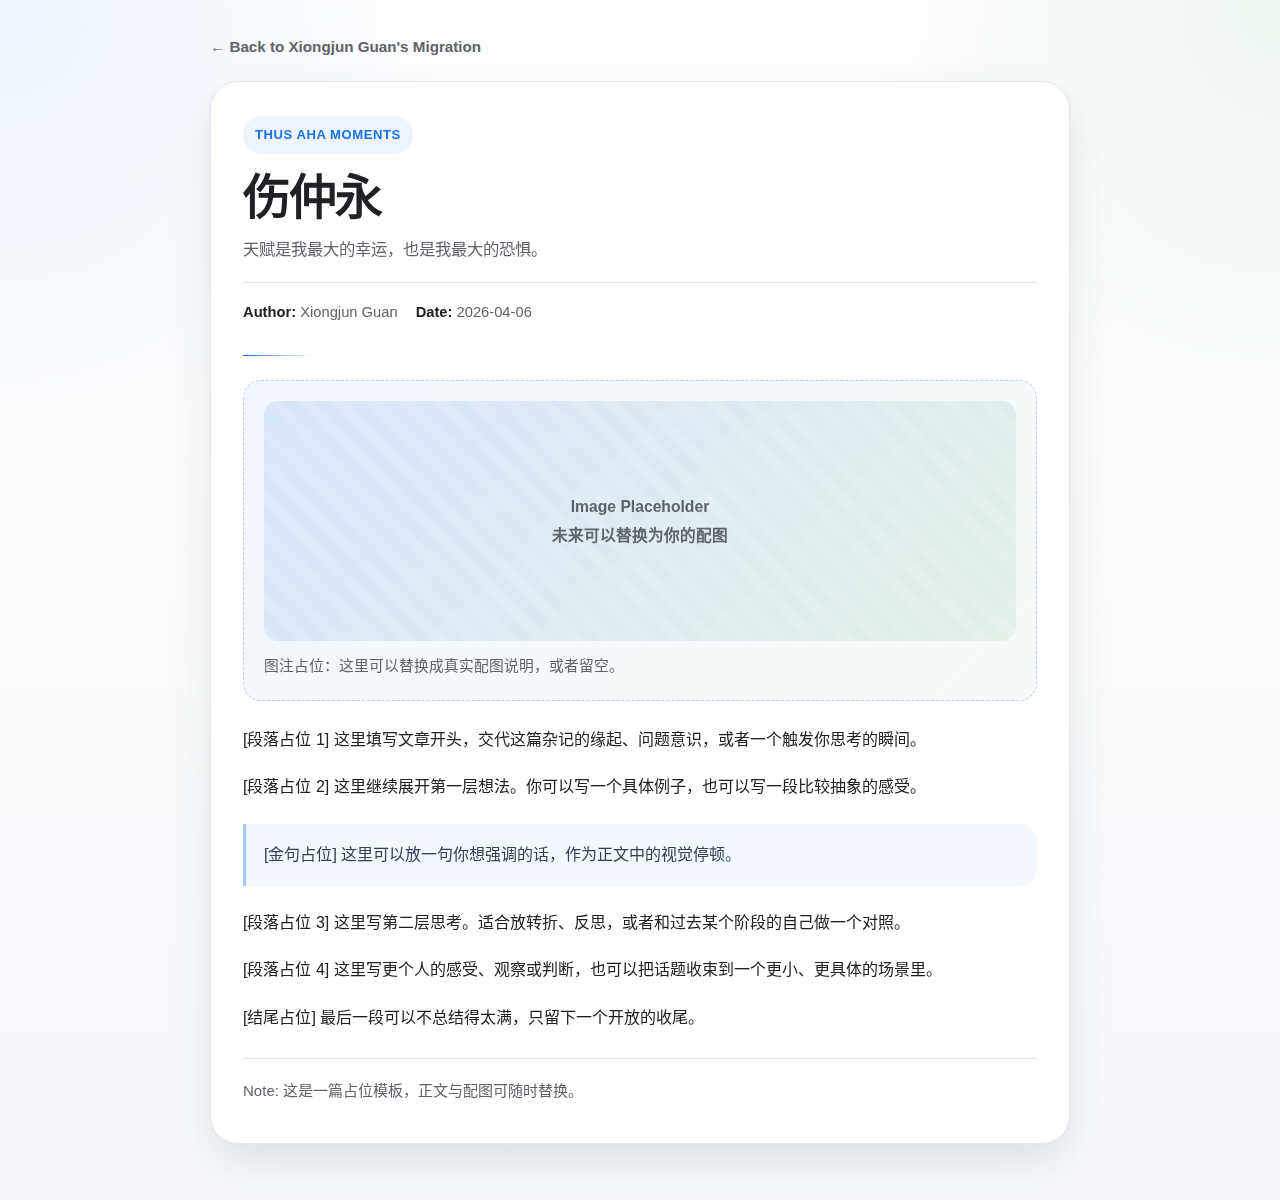
<file: moments/shang-zhong-yong.html>
<!DOCTYPE html>
<html lang="zh-CN">

<head>
    <meta charset="UTF-8">
    <meta name="viewport" content="width=device-width, initial-scale=1.0">
    <title>伤仲永 | Thus Aha Moments</title>
    <meta name="description" content="Thus Aha Moments 文章占位页。">
    <link rel="icon" type="image/png" href="../images/icon.png">
    <style>
        :root {
            --bg: #f6f8fb;
            --surface: rgba(255, 255, 255, 0.92);
            --text: #202124;
            --text-soft: #5f6368;
            --line: #e0e3e7;
            --blue: #1a73e8;
            --green: #188038;
            --shadow: 0 18px 44px rgba(60, 64, 67, 0.12);
            --radius-lg: 28px;
            --radius-md: 18px;
            --max-width: 860px;
        }

        * {
            box-sizing: border-box;
        }

        body {
            margin: 0;
            font-family: "Aptos", "Segoe UI", "PingFang SC", "Noto Sans SC", sans-serif;
            color: var(--text);
            line-height: 1.85;
            background:
                radial-gradient(circle at top left, rgba(26, 115, 232, 0.08), transparent 26%),
                radial-gradient(circle at top right, rgba(24, 128, 56, 0.08), transparent 24%),
                linear-gradient(180deg, #ffffff 0%, var(--bg) 100%);
        }

        a {
            color: var(--blue);
            text-decoration: none;
        }

        a:hover {
            text-decoration: underline;
        }

        .page {
            width: min(calc(100% - 32px), var(--max-width));
            margin: 0 auto;
            padding: 32px 0 56px;
        }

        .back-link {
            display: inline-flex;
            align-items: center;
            gap: 8px;
            margin-bottom: 20px;
            color: var(--text-soft);
            font-size: 0.95rem;
            font-weight: 600;
        }

        .article {
            padding: 34px 32px 38px;
            border: 1px solid rgba(224, 227, 231, 0.9);
            border-radius: var(--radius-lg);
            background: var(--surface);
            box-shadow: var(--shadow);
            backdrop-filter: blur(16px);
        }

        .eyebrow {
            display: inline-flex;
            align-items: center;
            gap: 8px;
            padding: 7px 12px;
            border-radius: 999px;
            background: rgba(26, 115, 232, 0.08);
            color: var(--blue);
            font-size: 0.82rem;
            font-weight: 700;
            letter-spacing: 0.04em;
            text-transform: uppercase;
        }

        .title {
            margin: 18px 0 10px;
            font-size: clamp(2rem, 5vw, 3rem);
            line-height: 1.08;
            letter-spacing: -0.04em;
        }

        .dek {
            margin: 0;
            color: var(--text-soft);
            font-size: 1.02rem;
        }

        .meta {
            display: flex;
            flex-wrap: wrap;
            gap: 10px 18px;
            margin-top: 18px;
            padding-top: 16px;
            border-top: 1px solid var(--line);
            color: var(--text-soft);
            font-size: 0.92rem;
        }

        .meta strong {
            color: var(--text);
            font-weight: 700;
        }

        .divider {
            width: 72px;
            height: 1px;
            margin: 28px 0 24px;
            background: linear-gradient(90deg, var(--blue), rgba(26, 115, 232, 0));
        }

        .hero-figure {
            margin: 0 0 24px;
            padding: 20px;
            border: 1px dashed rgba(26, 115, 232, 0.28);
            border-radius: var(--radius-md);
            background:
                linear-gradient(135deg, rgba(26, 115, 232, 0.06), rgba(24, 128, 56, 0.04)),
                #fff;
        }

        .hero-image-placeholder {
            min-height: 240px;
            border-radius: 14px;
            display: grid;
            place-items: center;
            background:
                linear-gradient(135deg, rgba(26, 115, 232, 0.12), rgba(24, 128, 56, 0.08)),
                repeating-linear-gradient(45deg,
                    rgba(255, 255, 255, 0.34) 0,
                    rgba(255, 255, 255, 0.34) 12px,
                    transparent 12px,
                    transparent 24px);
            color: var(--text-soft);
            font-size: 0.98rem;
            font-weight: 600;
            text-align: center;
            padding: 20px;
        }

        .hero-caption {
            margin: 12px 0 0;
            color: var(--text-soft);
            font-size: 0.92rem;
        }

        .content {
            display: grid;
            gap: 18px;
            font-size: 1rem;
        }

        .content p {
            margin: 0;
        }

        .quote-placeholder {
            margin: 4px 0;
            padding: 16px 18px;
            border-left: 3px solid rgba(26, 115, 232, 0.35);
            border-radius: 0 var(--radius-md) var(--radius-md) 0;
            background: rgba(26, 115, 232, 0.05);
            color: #334155;
        }

        .footer-note {
            margin-top: 26px;
            padding-top: 18px;
            border-top: 1px solid var(--line);
            color: var(--text-soft);
            font-size: 0.94rem;
        }

        @media (max-width: 640px) {
            .page {
                padding: 20px 0 40px;
            }

            .article {
                padding: 26px 20px 28px;
            }

            .hero-image-placeholder {
                min-height: 180px;
            }
        }
    </style>
</head>

<body>
    <main class="page">
        <a class="back-link" href="../migration.html#moments">← Back to Xiongjun Guan's Migration</a>

        <article class="article">
            <div class="eyebrow">Thus Aha Moments</div>
            <h1 class="title">伤仲永</h1>
            <p class="dek">天赋是我最大的幸运，也是我最大的恐惧。</p>

            <div class="meta">
                <span><strong>Author:</strong> Xiongjun Guan</span>
                <span><strong>Date:</strong> 2026-04-06</span>
            </div>
            <div class="divider" aria-hidden="true"></div>

            <figure class="hero-figure">
                <div class="hero-image-placeholder">Image Placeholder<br>未来可以替换为你的配图</div>
                <figcaption class="hero-caption">图注占位：这里可以替换成真实配图说明，或者留空。</figcaption>
            </figure>

            <section class="content">
                <p>[段落占位 1] 这里填写文章开头，交代这篇杂记的缘起、问题意识，或者一个触发你思考的瞬间。</p>
                <p>[段落占位 2] 这里继续展开第一层想法。你可以写一个具体例子，也可以写一段比较抽象的感受。</p>
                <div class="quote-placeholder">[金句占位] 这里可以放一句你想强调的话，作为正文中的视觉停顿。</div>
                <p>[段落占位 3] 这里写第二层思考。适合放转折、反思，或者和过去某个阶段的自己做一个对照。</p>
                <p>[段落占位 4] 这里写更个人的感受、观察或判断，也可以把话题收束到一个更小、更具体的场景里。</p>
                <p>[结尾占位] 最后一段可以不总结得太满，只留下一个开放的收尾。</p>
            </section>

            <div class="footer-note">
                Note: 这是一篇占位模板，正文与配图可随时替换。
            </div>
        </article>
    </main>
</body>

</html>
</file>
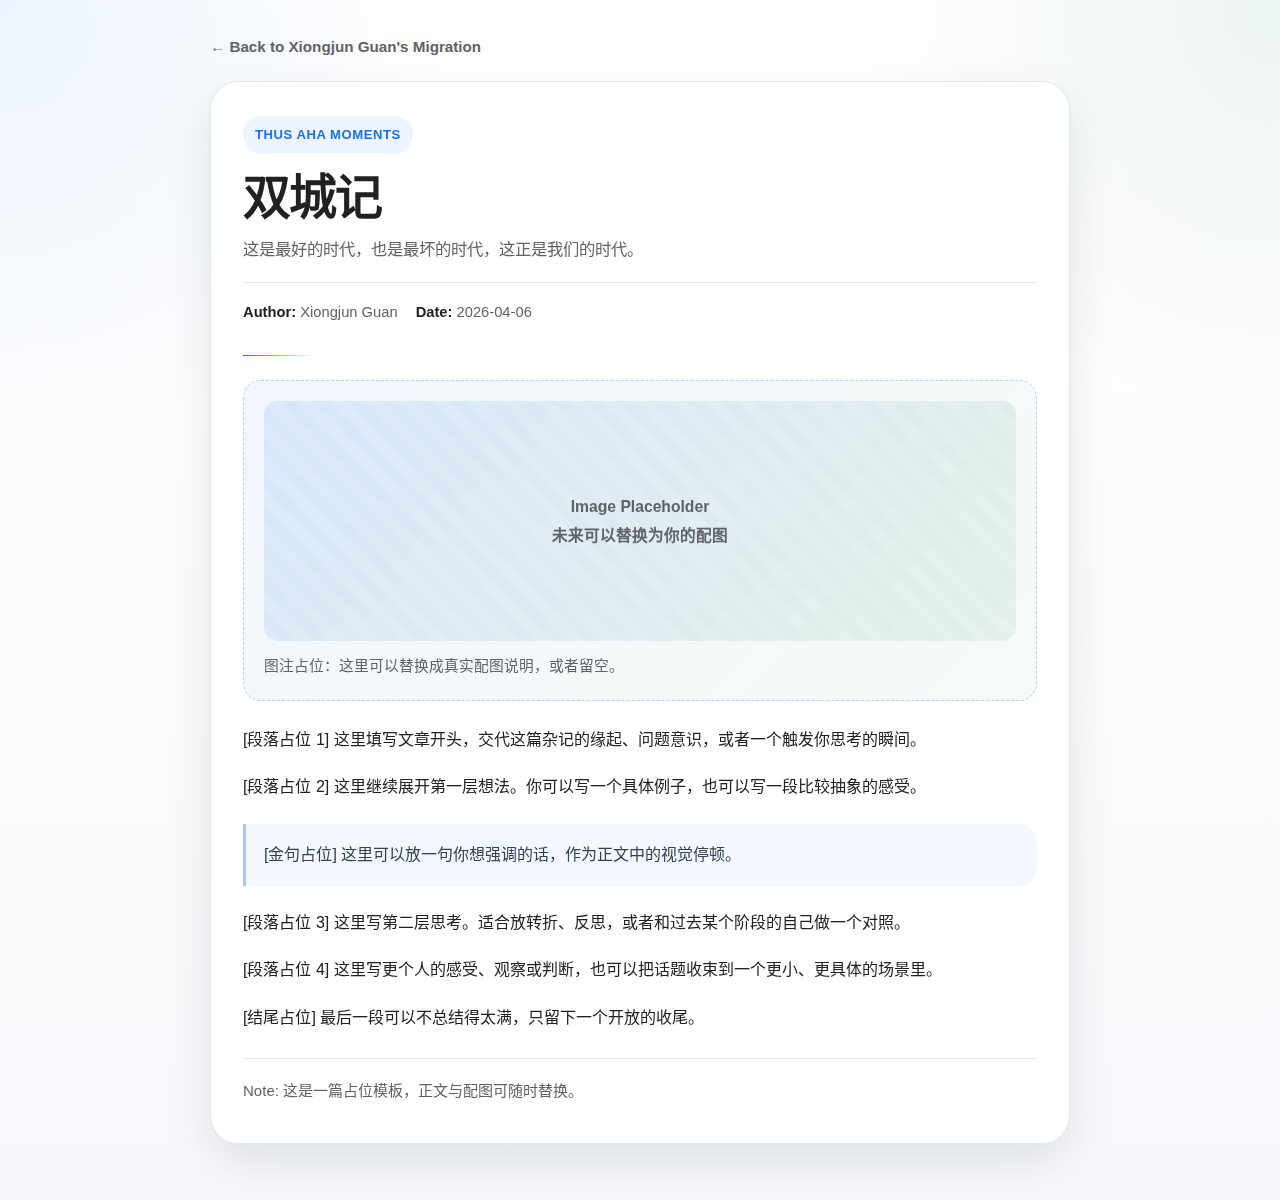
<file: moments/tale-of-two-cities.html>
<!DOCTYPE html>
<html lang="zh-CN">

<head>
    <meta charset="UTF-8">
    <meta name="viewport" content="width=device-width, initial-scale=1.0">
    <title>双城记 | Thus Aha Moments</title>
    <meta name="description" content="Thus Aha Moments 文章占位页。">
    <link rel="icon" type="image/png" href="../images/icon.png">
    <style>
        :root {
            --bg: #f6f8fb;
            --surface: rgba(255, 255, 255, 0.92);
            --text: #202124;
            --text-soft: #5f6368;
            --line: #e0e3e7;
            --blue: #1a73e8;
            --green: #188038;
            --shadow: 0 18px 44px rgba(60, 64, 67, 0.12);
            --radius-lg: 28px;
            --radius-md: 18px;
            --max-width: 860px;
        }

        * {
            box-sizing: border-box;
        }

        body {
            margin: 0;
            font-family: "Aptos", "Segoe UI", "PingFang SC", "Noto Sans SC", sans-serif;
            color: var(--text);
            line-height: 1.85;
            background:
                radial-gradient(circle at top left, rgba(26, 115, 232, 0.08), transparent 26%),
                radial-gradient(circle at top right, rgba(24, 128, 56, 0.08), transparent 24%),
                linear-gradient(180deg, #ffffff 0%, var(--bg) 100%);
        }

        a {
            color: var(--blue);
            text-decoration: none;
        }

        a:hover {
            text-decoration: underline;
        }

        .page {
            width: min(calc(100% - 32px), var(--max-width));
            margin: 0 auto;
            padding: 32px 0 56px;
        }

        .back-link {
            display: inline-flex;
            align-items: center;
            gap: 8px;
            margin-bottom: 20px;
            color: var(--text-soft);
            font-size: 0.95rem;
            font-weight: 600;
        }

        .article {
            padding: 34px 32px 38px;
            border: 1px solid rgba(224, 227, 231, 0.9);
            border-radius: var(--radius-lg);
            background: var(--surface);
            box-shadow: var(--shadow);
            backdrop-filter: blur(16px);
        }

        .eyebrow {
            display: inline-flex;
            align-items: center;
            gap: 8px;
            padding: 7px 12px;
            border-radius: 999px;
            background: rgba(26, 115, 232, 0.08);
            color: var(--blue);
            font-size: 0.82rem;
            font-weight: 700;
            letter-spacing: 0.04em;
            text-transform: uppercase;
        }

        .title {
            margin: 18px 0 10px;
            font-size: clamp(2rem, 5vw, 3rem);
            line-height: 1.08;
            letter-spacing: -0.04em;
        }

        .dek {
            margin: 0;
            color: var(--text-soft);
            font-size: 1.02rem;
        }

        .meta {
            display: flex;
            flex-wrap: wrap;
            gap: 10px 18px;
            margin-top: 18px;
            padding-top: 16px;
            border-top: 1px solid var(--line);
            color: var(--text-soft);
            font-size: 0.92rem;
        }

        .meta strong {
            color: var(--text);
            font-weight: 700;
        }

        .divider {
            width: 72px;
            height: 1px;
            margin: 28px 0 24px;
            background: linear-gradient(90deg, var(--blue), rgba(26, 115, 232, 0));
        }

        .hero-figure {
            margin: 0 0 24px;
            padding: 20px;
            border: 1px dashed rgba(26, 115, 232, 0.28);
            border-radius: var(--radius-md);
            background:
                linear-gradient(135deg, rgba(26, 115, 232, 0.06), rgba(24, 128, 56, 0.04)),
                #fff;
        }

        .hero-image-placeholder {
            min-height: 240px;
            border-radius: 14px;
            display: grid;
            place-items: center;
            background:
                linear-gradient(135deg, rgba(26, 115, 232, 0.12), rgba(24, 128, 56, 0.08)),
                repeating-linear-gradient(45deg,
                    rgba(255, 255, 255, 0.34) 0,
                    rgba(255, 255, 255, 0.34) 12px,
                    transparent 12px,
                    transparent 24px);
            color: var(--text-soft);
            font-size: 0.98rem;
            font-weight: 600;
            text-align: center;
            padding: 20px;
        }

        .hero-caption {
            margin: 12px 0 0;
            color: var(--text-soft);
            font-size: 0.92rem;
        }

        .content {
            display: grid;
            gap: 18px;
            font-size: 1rem;
        }

        .content p {
            margin: 0;
        }

        .quote-placeholder {
            margin: 4px 0;
            padding: 16px 18px;
            border-left: 3px solid rgba(26, 115, 232, 0.35);
            border-radius: 0 var(--radius-md) var(--radius-md) 0;
            background: rgba(26, 115, 232, 0.05);
            color: #334155;
        }

        .footer-note {
            margin-top: 26px;
            padding-top: 18px;
            border-top: 1px solid var(--line);
            color: var(--text-soft);
            font-size: 0.94rem;
        }

        @media (max-width: 640px) {
            .page {
                padding: 20px 0 40px;
            }

            .article {
                padding: 26px 20px 28px;
            }

            .hero-image-placeholder {
                min-height: 180px;
            }
        }
    </style>
</head>

<body>
    <main class="page">
        <a class="back-link" href="../migration.html#moments">← Back to Xiongjun Guan's Migration</a>

        <article class="article">
            <div class="eyebrow">Thus Aha Moments</div>
            <h1 class="title">双城记</h1>
            <p class="dek">这是最好的时代，也是最坏的时代，这正是我们的时代。</p>

            <div class="meta">
                <span><strong>Author:</strong> Xiongjun Guan</span>
                <span><strong>Date:</strong> 2026-04-06</span>
            </div>
            <div class="divider" aria-hidden="true"></div>

            <figure class="hero-figure">
                <div class="hero-image-placeholder">Image Placeholder<br>未来可以替换为你的配图</div>
                <figcaption class="hero-caption">图注占位：这里可以替换成真实配图说明，或者留空。</figcaption>
            </figure>

            <section class="content">
                <p>[段落占位 1] 这里填写文章开头，交代这篇杂记的缘起、问题意识，或者一个触发你思考的瞬间。</p>
                <p>[段落占位 2] 这里继续展开第一层想法。你可以写一个具体例子，也可以写一段比较抽象的感受。</p>
                <div class="quote-placeholder">[金句占位] 这里可以放一句你想强调的话，作为正文中的视觉停顿。</div>
                <p>[段落占位 3] 这里写第二层思考。适合放转折、反思，或者和过去某个阶段的自己做一个对照。</p>
                <p>[段落占位 4] 这里写更个人的感受、观察或判断，也可以把话题收束到一个更小、更具体的场景里。</p>
                <p>[结尾占位] 最后一段可以不总结得太满，只留下一个开放的收尾。</p>
            </section>

            <div class="footer-note">
                Note: 这是一篇占位模板，正文与配图可随时替换。
            </div>
        </article>
    </main>
</body>

</html>
</file>
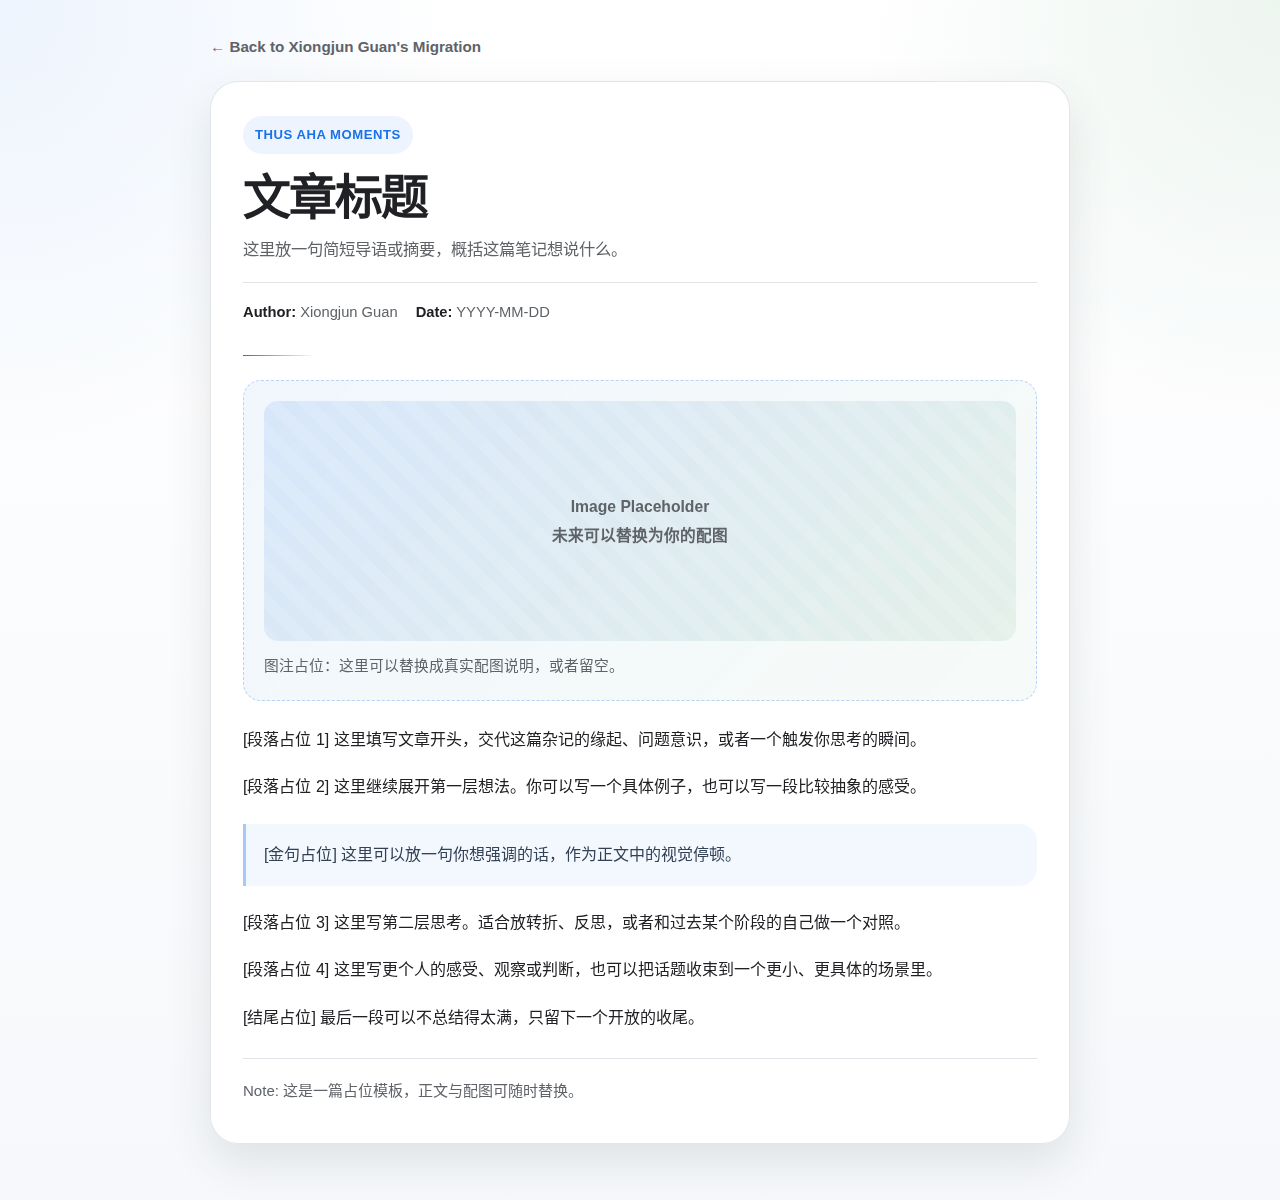
<file: moments/template.html>
<!DOCTYPE html>
<html lang="zh-CN">

<head>
    <meta charset="UTF-8">
    <meta name="viewport" content="width=device-width, initial-scale=1.0">
    <title>文章标题 | Thus Aha Moments</title>
    <meta name="description" content="Thus Aha Moments 文章模板。">
    <link rel="icon" type="image/png" href="../images/icon.png">
    <style>
        :root {
            --bg: #f6f8fb;
            --surface: rgba(255, 255, 255, 0.92);
            --text: #202124;
            --text-soft: #5f6368;
            --line: #e0e3e7;
            --blue: #1a73e8;
            --green: #188038;
            --shadow: 0 18px 44px rgba(60, 64, 67, 0.12);
            --radius-lg: 28px;
            --radius-md: 18px;
            --max-width: 860px;
        }

        * {
            box-sizing: border-box;
        }

        body {
            margin: 0;
            font-family: "Aptos", "Segoe UI", "PingFang SC", "Noto Sans SC", sans-serif;
            color: var(--text);
            line-height: 1.85;
            background:
                radial-gradient(circle at top left, rgba(26, 115, 232, 0.08), transparent 26%),
                radial-gradient(circle at top right, rgba(24, 128, 56, 0.08), transparent 24%),
                linear-gradient(180deg, #ffffff 0%, var(--bg) 100%);
        }

        a {
            color: var(--blue);
            text-decoration: none;
        }

        a:hover {
            text-decoration: underline;
        }

        .page {
            width: min(calc(100% - 32px), var(--max-width));
            margin: 0 auto;
            padding: 32px 0 56px;
        }

        .back-link {
            display: inline-flex;
            align-items: center;
            gap: 8px;
            margin-bottom: 20px;
            color: var(--text-soft);
            font-size: 0.95rem;
            font-weight: 600;
        }

        .article {
            padding: 34px 32px 38px;
            border: 1px solid rgba(224, 227, 231, 0.9);
            border-radius: var(--radius-lg);
            background: var(--surface);
            box-shadow: var(--shadow);
            backdrop-filter: blur(16px);
        }

        .eyebrow {
            display: inline-flex;
            align-items: center;
            gap: 8px;
            padding: 7px 12px;
            border-radius: 999px;
            background: rgba(26, 115, 232, 0.08);
            color: var(--blue);
            font-size: 0.82rem;
            font-weight: 700;
            letter-spacing: 0.04em;
            text-transform: uppercase;
        }

        .title {
            margin: 18px 0 10px;
            font-size: clamp(2rem, 5vw, 3rem);
            line-height: 1.08;
            letter-spacing: -0.04em;
        }

        .dek {
            margin: 0;
            color: var(--text-soft);
            font-size: 1.02rem;
        }

        .meta {
            display: flex;
            flex-wrap: wrap;
            gap: 10px 18px;
            margin-top: 18px;
            padding-top: 16px;
            border-top: 1px solid var(--line);
            color: var(--text-soft);
            font-size: 0.92rem;
        }

        .meta strong {
            color: var(--text);
            font-weight: 700;
        }

        .divider {
            width: 72px;
            height: 1px;
            margin: 28px 0 24px;
            background: linear-gradient(90deg, var(--blue), rgba(26, 115, 232, 0));
        }

        .hero-figure {
            margin: 0 0 24px;
            padding: 20px;
            border: 1px dashed rgba(26, 115, 232, 0.28);
            border-radius: var(--radius-md);
            background:
                linear-gradient(135deg, rgba(26, 115, 232, 0.06), rgba(24, 128, 56, 0.04)),
                #fff;
        }

        .hero-image-placeholder {
            min-height: 240px;
            border-radius: 14px;
            display: grid;
            place-items: center;
            background:
                linear-gradient(135deg, rgba(26, 115, 232, 0.12), rgba(24, 128, 56, 0.08)),
                repeating-linear-gradient(45deg,
                    rgba(255, 255, 255, 0.34) 0,
                    rgba(255, 255, 255, 0.34) 12px,
                    transparent 12px,
                    transparent 24px);
            color: var(--text-soft);
            font-size: 0.98rem;
            font-weight: 600;
            text-align: center;
            padding: 20px;
        }

        .hero-caption {
            margin: 12px 0 0;
            color: var(--text-soft);
            font-size: 0.92rem;
        }

        .content {
            display: grid;
            gap: 18px;
            font-size: 1rem;
        }

        .content p {
            margin: 0;
        }

        .quote-placeholder {
            margin: 4px 0;
            padding: 16px 18px;
            border-left: 3px solid rgba(26, 115, 232, 0.35);
            border-radius: 0 var(--radius-md) var(--radius-md) 0;
            background: rgba(26, 115, 232, 0.05);
            color: #334155;
        }

        .footer-note {
            margin-top: 26px;
            padding-top: 18px;
            border-top: 1px solid var(--line);
            color: var(--text-soft);
            font-size: 0.94rem;
        }

        @media (max-width: 640px) {
            .page {
                padding: 20px 0 40px;
            }

            .article {
                padding: 26px 20px 28px;
            }

            .hero-image-placeholder {
                min-height: 180px;
            }
        }
    </style>
</head>

<body>
    <main class="page">
        <a class="back-link" href="../migration.html#moments">← Back to Xiongjun Guan's Migration</a>

        <article class="article">
            <div class="eyebrow">Thus Aha Moments</div>
            <h1 class="title">文章标题</h1>
            <p class="dek">这里放一句简短导语或摘要，概括这篇笔记想说什么。</p>

            <div class="meta">
                <span><strong>Author:</strong> Xiongjun Guan</span>
                <span><strong>Date:</strong> YYYY-MM-DD</span>
            </div>
            <div class="divider" aria-hidden="true"></div>

            <figure class="hero-figure">
                <div class="hero-image-placeholder">Image Placeholder<br>未来可以替换为你的配图</div>
                <figcaption class="hero-caption">图注占位：这里可以替换成真实配图说明，或者留空。</figcaption>
            </figure>

            <section class="content">
                <p>[段落占位 1] 这里填写文章开头，交代这篇杂记的缘起、问题意识，或者一个触发你思考的瞬间。</p>
                <p>[段落占位 2] 这里继续展开第一层想法。你可以写一个具体例子，也可以写一段比较抽象的感受。</p>
                <div class="quote-placeholder">[金句占位] 这里可以放一句你想强调的话，作为正文中的视觉停顿。</div>
                <p>[段落占位 3] 这里写第二层思考。适合放转折、反思，或者和过去某个阶段的自己做一个对照。</p>
                <p>[段落占位 4] 这里写更个人的感受、观察或判断，也可以把话题收束到一个更小、更具体的场景里。</p>
                <p>[结尾占位] 最后一段可以不总结得太满，只留下一个开放的收尾。</p>
            </section>

            <div class="footer-note">
                Note: 这是一篇占位模板，正文与配图可随时替换。
            </div>
        </article>
    </main>
</body>

</html>
</file>
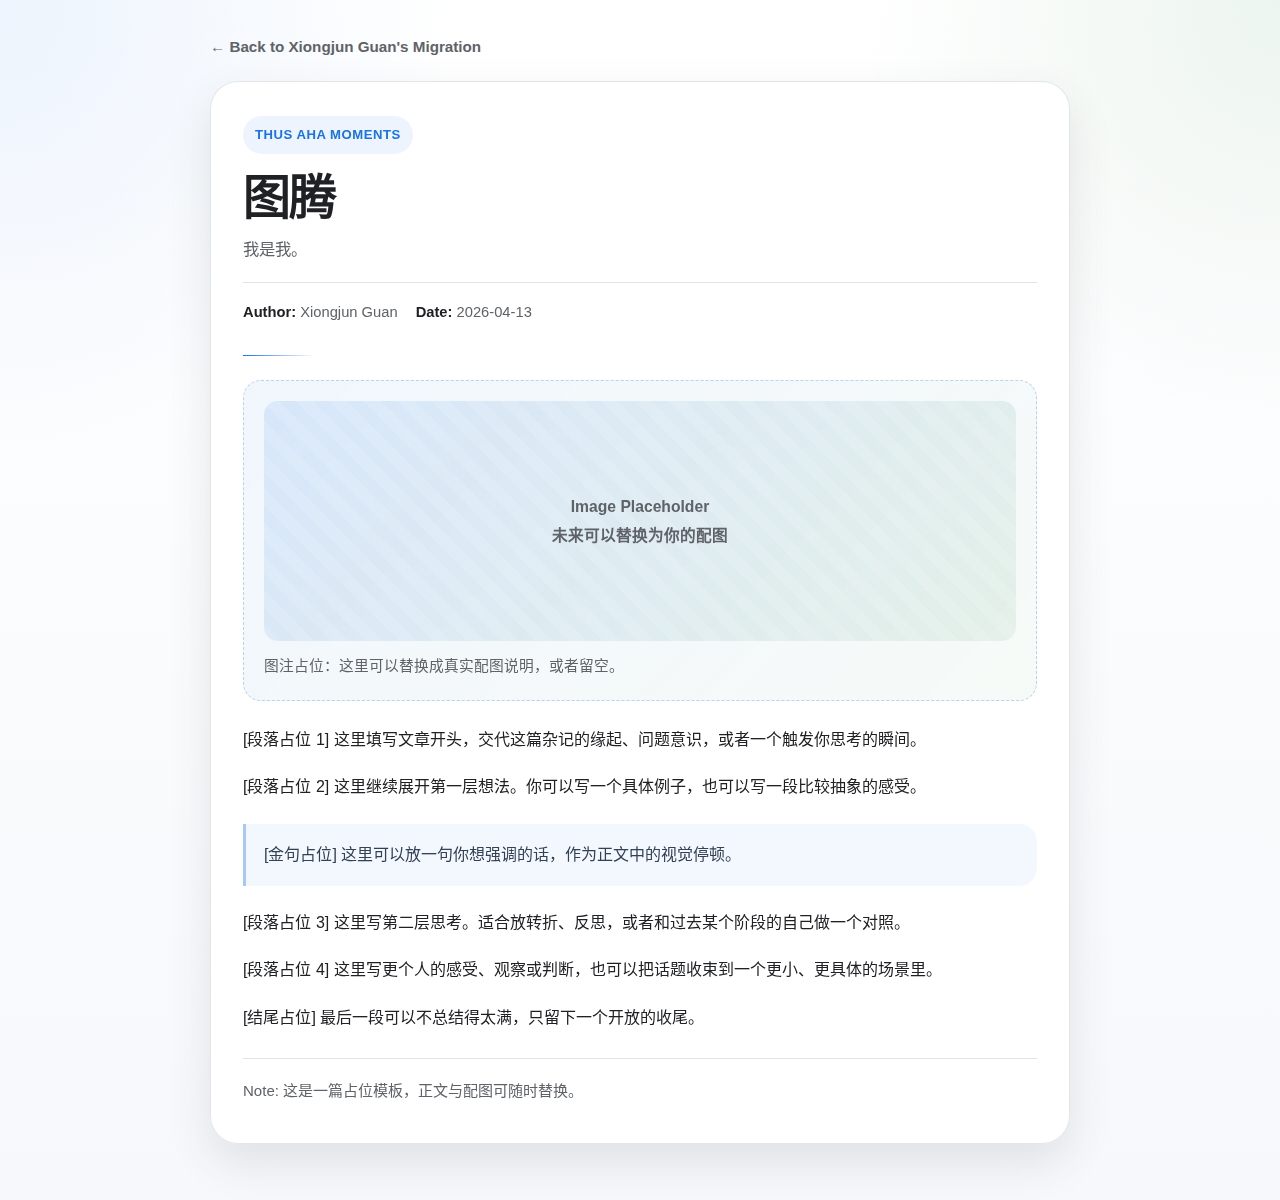
<file: moments/totem.html>
<!DOCTYPE html>
<html lang="zh-CN">

<head>
    <meta charset="UTF-8">
    <meta name="viewport" content="width=device-width, initial-scale=1.0">
    <title>图腾 | Thus Aha Moments</title>
    <meta name="description" content="Thus Aha Moments 文章占位页。">
    <link rel="icon" type="image/png" href="../images/icon.png">
    <style>
        :root {
            --bg: #f6f8fb;
            --surface: rgba(255, 255, 255, 0.92);
            --text: #202124;
            --text-soft: #5f6368;
            --line: #e0e3e7;
            --blue: #1a73e8;
            --green: #188038;
            --shadow: 0 18px 44px rgba(60, 64, 67, 0.12);
            --radius-lg: 28px;
            --radius-md: 18px;
            --max-width: 860px;
        }

        * {
            box-sizing: border-box;
        }

        body {
            margin: 0;
            font-family: "Aptos", "Segoe UI", "PingFang SC", "Noto Sans SC", sans-serif;
            color: var(--text);
            line-height: 1.85;
            background:
                radial-gradient(circle at top left, rgba(26, 115, 232, 0.08), transparent 26%),
                radial-gradient(circle at top right, rgba(24, 128, 56, 0.08), transparent 24%),
                linear-gradient(180deg, #ffffff 0%, var(--bg) 100%);
        }

        a {
            color: var(--blue);
            text-decoration: none;
        }

        a:hover {
            text-decoration: underline;
        }

        .page {
            width: min(calc(100% - 32px), var(--max-width));
            margin: 0 auto;
            padding: 32px 0 56px;
        }

        .back-link {
            display: inline-flex;
            align-items: center;
            gap: 8px;
            margin-bottom: 20px;
            color: var(--text-soft);
            font-size: 0.95rem;
            font-weight: 600;
        }

        .article {
            padding: 34px 32px 38px;
            border: 1px solid rgba(224, 227, 231, 0.9);
            border-radius: var(--radius-lg);
            background: var(--surface);
            box-shadow: var(--shadow);
            backdrop-filter: blur(16px);
        }

        .eyebrow {
            display: inline-flex;
            align-items: center;
            gap: 8px;
            padding: 7px 12px;
            border-radius: 999px;
            background: rgba(26, 115, 232, 0.08);
            color: var(--blue);
            font-size: 0.82rem;
            font-weight: 700;
            letter-spacing: 0.04em;
            text-transform: uppercase;
        }

        .title {
            margin: 18px 0 10px;
            font-size: clamp(2rem, 5vw, 3rem);
            line-height: 1.08;
            letter-spacing: -0.04em;
        }

        .dek {
            margin: 0;
            color: var(--text-soft);
            font-size: 1.02rem;
        }

        .meta {
            display: flex;
            flex-wrap: wrap;
            gap: 10px 18px;
            margin-top: 18px;
            padding-top: 16px;
            border-top: 1px solid var(--line);
            color: var(--text-soft);
            font-size: 0.92rem;
        }

        .meta strong {
            color: var(--text);
            font-weight: 700;
        }

        .divider {
            width: 72px;
            height: 1px;
            margin: 28px 0 24px;
            background: linear-gradient(90deg, var(--blue), rgba(26, 115, 232, 0));
        }

        .hero-figure {
            margin: 0 0 24px;
            padding: 20px;
            border: 1px dashed rgba(26, 115, 232, 0.28);
            border-radius: var(--radius-md);
            background:
                linear-gradient(135deg, rgba(26, 115, 232, 0.06), rgba(24, 128, 56, 0.04)),
                #fff;
        }

        .hero-image-placeholder {
            min-height: 240px;
            border-radius: 14px;
            display: grid;
            place-items: center;
            background:
                linear-gradient(135deg, rgba(26, 115, 232, 0.12), rgba(24, 128, 56, 0.08)),
                repeating-linear-gradient(45deg,
                    rgba(255, 255, 255, 0.34) 0,
                    rgba(255, 255, 255, 0.34) 12px,
                    transparent 12px,
                    transparent 24px);
            color: var(--text-soft);
            font-size: 0.98rem;
            font-weight: 600;
            text-align: center;
            padding: 20px;
        }

        .hero-caption {
            margin: 12px 0 0;
            color: var(--text-soft);
            font-size: 0.92rem;
        }

        .content {
            display: grid;
            gap: 18px;
            font-size: 1rem;
        }

        .content p {
            margin: 0;
        }

        .quote-placeholder {
            margin: 4px 0;
            padding: 16px 18px;
            border-left: 3px solid rgba(26, 115, 232, 0.35);
            border-radius: 0 var(--radius-md) var(--radius-md) 0;
            background: rgba(26, 115, 232, 0.05);
            color: #334155;
        }

        .footer-note {
            margin-top: 26px;
            padding-top: 18px;
            border-top: 1px solid var(--line);
            color: var(--text-soft);
            font-size: 0.94rem;
        }

        @media (max-width: 640px) {
            .page {
                padding: 20px 0 40px;
            }

            .article {
                padding: 26px 20px 28px;
            }

            .hero-image-placeholder {
                min-height: 180px;
            }
        }
    </style>
</head>

<body>
    <main class="page">
        <a class="back-link" href="../migration.html#moments">← Back to Xiongjun Guan's Migration</a>

        <article class="article">
            <div class="eyebrow">Thus Aha Moments</div>
            <h1 class="title">图腾</h1>
            <p class="dek">我是我。</p>

            <div class="meta">
                <span><strong>Author:</strong> Xiongjun Guan</span>
                <span><strong>Date:</strong> 2026-04-13</span>
            </div>
            <div class="divider" aria-hidden="true"></div>

            <figure class="hero-figure">
                <div class="hero-image-placeholder">Image Placeholder<br>未来可以替换为你的配图</div>
                <figcaption class="hero-caption">图注占位：这里可以替换成真实配图说明，或者留空。</figcaption>
            </figure>

            <section class="content">
                <p>[段落占位 1] 这里填写文章开头，交代这篇杂记的缘起、问题意识，或者一个触发你思考的瞬间。</p>
                <p>[段落占位 2] 这里继续展开第一层想法。你可以写一个具体例子，也可以写一段比较抽象的感受。</p>
                <div class="quote-placeholder">[金句占位] 这里可以放一句你想强调的话，作为正文中的视觉停顿。</div>
                <p>[段落占位 3] 这里写第二层思考。适合放转折、反思，或者和过去某个阶段的自己做一个对照。</p>
                <p>[段落占位 4] 这里写更个人的感受、观察或判断，也可以把话题收束到一个更小、更具体的场景里。</p>
                <p>[结尾占位] 最后一段可以不总结得太满，只留下一个开放的收尾。</p>
            </section>

            <div class="footer-note">
                Note: 这是一篇占位模板，正文与配图可随时替换。
            </div>
        </article>
    </main>
</body>

</html>
</file>
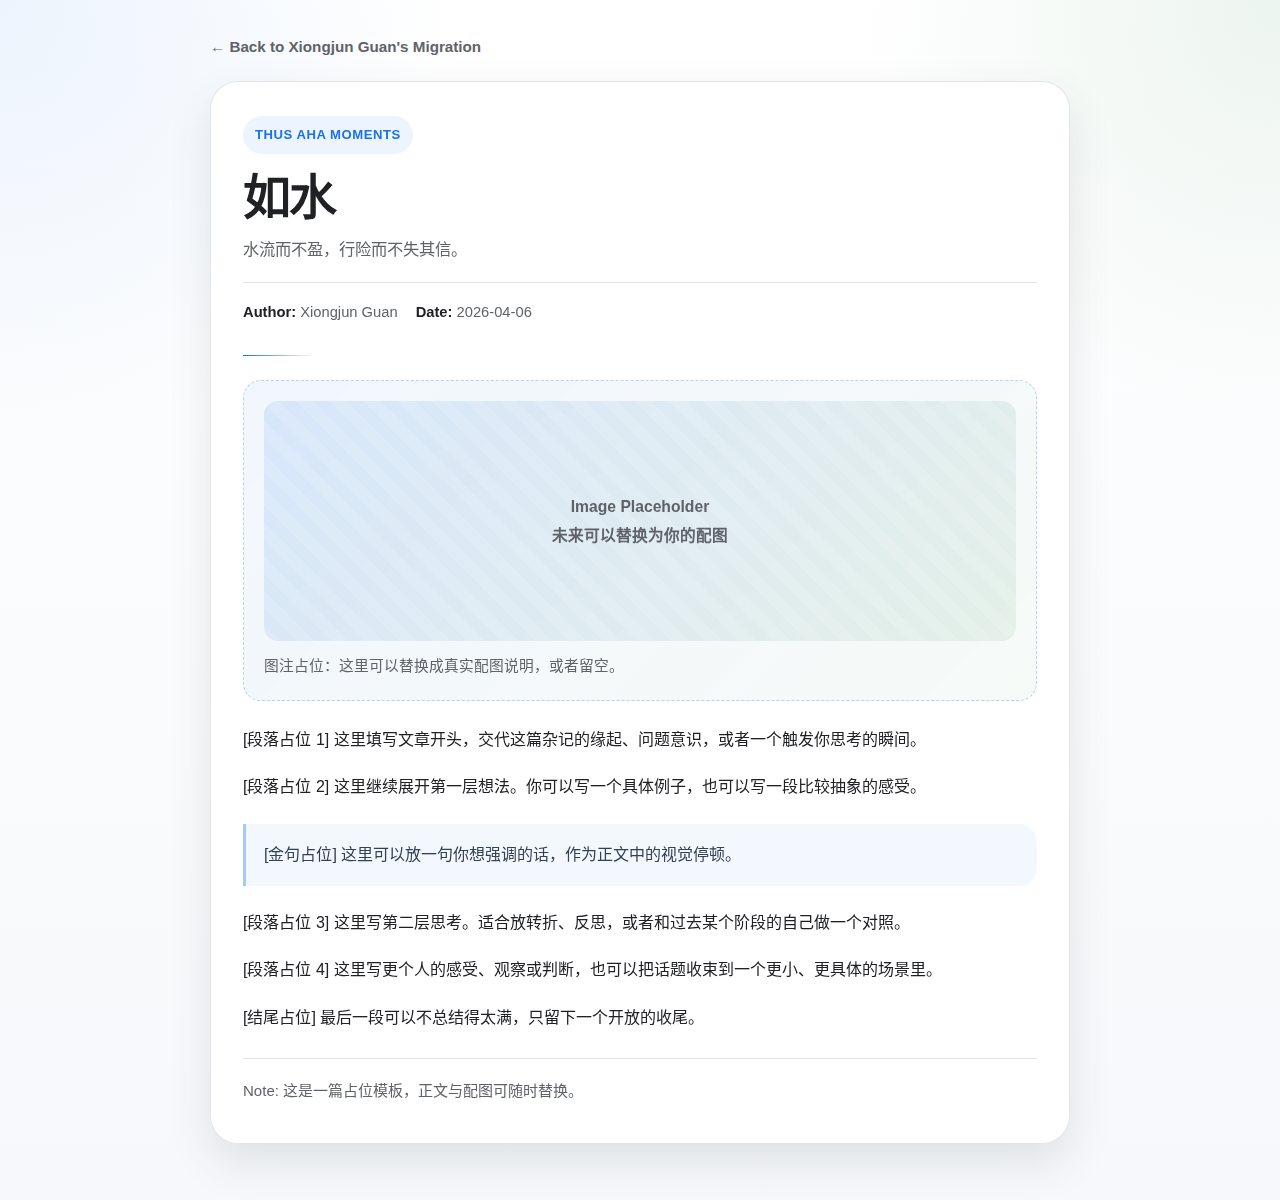
<file: moments/water.html>
<!DOCTYPE html>
<html lang="zh-CN">

<head>
    <meta charset="UTF-8">
    <meta name="viewport" content="width=device-width, initial-scale=1.0">
    <title>如水 | Thus Aha Moments</title>
    <meta name="description" content="Thus Aha Moments 文章占位页。">
    <link rel="icon" type="image/png" href="../images/icon.png">
    <style>
        :root {
            --bg: #f6f8fb;
            --surface: rgba(255, 255, 255, 0.92);
            --text: #202124;
            --text-soft: #5f6368;
            --line: #e0e3e7;
            --blue: #1a73e8;
            --green: #188038;
            --shadow: 0 18px 44px rgba(60, 64, 67, 0.12);
            --radius-lg: 28px;
            --radius-md: 18px;
            --max-width: 860px;
        }

        * {
            box-sizing: border-box;
        }

        body {
            margin: 0;
            font-family: "Aptos", "Segoe UI", "PingFang SC", "Noto Sans SC", sans-serif;
            color: var(--text);
            line-height: 1.85;
            background:
                radial-gradient(circle at top left, rgba(26, 115, 232, 0.08), transparent 26%),
                radial-gradient(circle at top right, rgba(24, 128, 56, 0.08), transparent 24%),
                linear-gradient(180deg, #ffffff 0%, var(--bg) 100%);
        }

        a {
            color: var(--blue);
            text-decoration: none;
        }

        a:hover {
            text-decoration: underline;
        }

        .page {
            width: min(calc(100% - 32px), var(--max-width));
            margin: 0 auto;
            padding: 32px 0 56px;
        }

        .back-link {
            display: inline-flex;
            align-items: center;
            gap: 8px;
            margin-bottom: 20px;
            color: var(--text-soft);
            font-size: 0.95rem;
            font-weight: 600;
        }

        .article {
            padding: 34px 32px 38px;
            border: 1px solid rgba(224, 227, 231, 0.9);
            border-radius: var(--radius-lg);
            background: var(--surface);
            box-shadow: var(--shadow);
            backdrop-filter: blur(16px);
        }

        .eyebrow {
            display: inline-flex;
            align-items: center;
            gap: 8px;
            padding: 7px 12px;
            border-radius: 999px;
            background: rgba(26, 115, 232, 0.08);
            color: var(--blue);
            font-size: 0.82rem;
            font-weight: 700;
            letter-spacing: 0.04em;
            text-transform: uppercase;
        }

        .title {
            margin: 18px 0 10px;
            font-size: clamp(2rem, 5vw, 3rem);
            line-height: 1.08;
            letter-spacing: -0.04em;
        }

        .dek {
            margin: 0;
            color: var(--text-soft);
            font-size: 1.02rem;
        }

        .meta {
            display: flex;
            flex-wrap: wrap;
            gap: 10px 18px;
            margin-top: 18px;
            padding-top: 16px;
            border-top: 1px solid var(--line);
            color: var(--text-soft);
            font-size: 0.92rem;
        }

        .meta strong {
            color: var(--text);
            font-weight: 700;
        }

        .divider {
            width: 72px;
            height: 1px;
            margin: 28px 0 24px;
            background: linear-gradient(90deg, var(--blue), rgba(26, 115, 232, 0));
        }

        .hero-figure {
            margin: 0 0 24px;
            padding: 20px;
            border: 1px dashed rgba(26, 115, 232, 0.28);
            border-radius: var(--radius-md);
            background:
                linear-gradient(135deg, rgba(26, 115, 232, 0.06), rgba(24, 128, 56, 0.04)),
                #fff;
        }

        .hero-image-placeholder {
            min-height: 240px;
            border-radius: 14px;
            display: grid;
            place-items: center;
            background:
                linear-gradient(135deg, rgba(26, 115, 232, 0.12), rgba(24, 128, 56, 0.08)),
                repeating-linear-gradient(45deg,
                    rgba(255, 255, 255, 0.34) 0,
                    rgba(255, 255, 255, 0.34) 12px,
                    transparent 12px,
                    transparent 24px);
            color: var(--text-soft);
            font-size: 0.98rem;
            font-weight: 600;
            text-align: center;
            padding: 20px;
        }

        .hero-caption {
            margin: 12px 0 0;
            color: var(--text-soft);
            font-size: 0.92rem;
        }

        .content {
            display: grid;
            gap: 18px;
            font-size: 1rem;
        }

        .content p {
            margin: 0;
        }

        .quote-placeholder {
            margin: 4px 0;
            padding: 16px 18px;
            border-left: 3px solid rgba(26, 115, 232, 0.35);
            border-radius: 0 var(--radius-md) var(--radius-md) 0;
            background: rgba(26, 115, 232, 0.05);
            color: #334155;
        }

        .footer-note {
            margin-top: 26px;
            padding-top: 18px;
            border-top: 1px solid var(--line);
            color: var(--text-soft);
            font-size: 0.94rem;
        }

        @media (max-width: 640px) {
            .page {
                padding: 20px 0 40px;
            }

            .article {
                padding: 26px 20px 28px;
            }

            .hero-image-placeholder {
                min-height: 180px;
            }
        }
    </style>
</head>

<body>
    <main class="page">
        <a class="back-link" href="../migration.html#moments">← Back to Xiongjun Guan's Migration</a>

        <article class="article">
            <div class="eyebrow">Thus Aha Moments</div>
            <h1 class="title">如水</h1>
            <p class="dek">水流而不盈，行险而不失其信。</p>

            <div class="meta">
                <span><strong>Author:</strong> Xiongjun Guan</span>
                <span><strong>Date:</strong> 2026-04-06</span>
            </div>
            <div class="divider" aria-hidden="true"></div>

            <figure class="hero-figure">
                <div class="hero-image-placeholder">Image Placeholder<br>未来可以替换为你的配图</div>
                <figcaption class="hero-caption">图注占位：这里可以替换成真实配图说明，或者留空。</figcaption>
            </figure>

            <section class="content">
                <p>[段落占位 1] 这里填写文章开头，交代这篇杂记的缘起、问题意识，或者一个触发你思考的瞬间。</p>
                <p>[段落占位 2] 这里继续展开第一层想法。你可以写一个具体例子，也可以写一段比较抽象的感受。</p>
                <div class="quote-placeholder">[金句占位] 这里可以放一句你想强调的话，作为正文中的视觉停顿。</div>
                <p>[段落占位 3] 这里写第二层思考。适合放转折、反思，或者和过去某个阶段的自己做一个对照。</p>
                <p>[段落占位 4] 这里写更个人的感受、观察或判断，也可以把话题收束到一个更小、更具体的场景里。</p>
                <p>[结尾占位] 最后一段可以不总结得太满，只留下一个开放的收尾。</p>
            </section>

            <div class="footer-note">
                Note: 这是一篇占位模板，正文与配图可随时替换。
            </div>
        </article>
    </main>
</body>

</html>
</file>
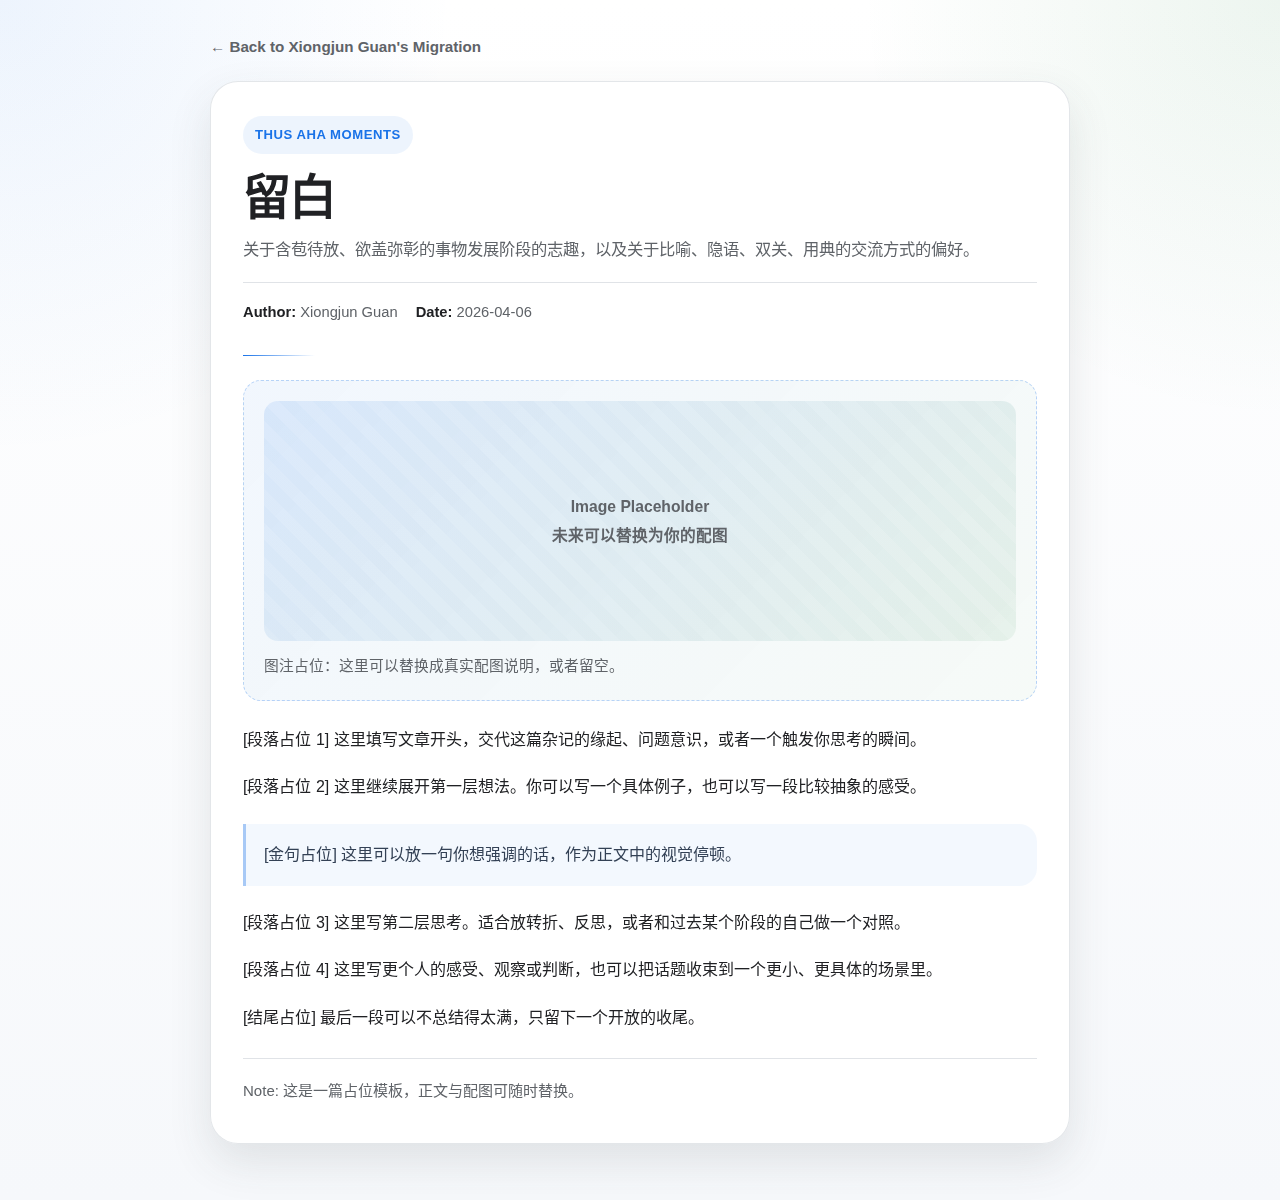
<file: moments/whitespace.html>
﻿<!DOCTYPE html>
<html lang="zh-CN">

<head>
    <meta charset="UTF-8">
    <meta name="viewport" content="width=device-width, initial-scale=1.0">
    <title>留白 | Thus Aha Moments</title>
    <meta name="description" content="Thus Aha Moments 文章占位页。">
    <link rel="icon" type="image/png" href="../images/icon.png">
    <style>
        :root {
            --bg: #f6f8fb;
            --surface: rgba(255, 255, 255, 0.92);
            --text: #202124;
            --text-soft: #5f6368;
            --line: #e0e3e7;
            --blue: #1a73e8;
            --green: #188038;
            --shadow: 0 18px 44px rgba(60, 64, 67, 0.12);
            --radius-lg: 28px;
            --radius-md: 18px;
            --max-width: 860px;
        }

        * {
            box-sizing: border-box;
        }

        body {
            margin: 0;
            font-family: "Aptos", "Segoe UI", "PingFang SC", "Noto Sans SC", sans-serif;
            color: var(--text);
            line-height: 1.85;
            background:
                radial-gradient(circle at top left, rgba(26, 115, 232, 0.08), transparent 26%),
                radial-gradient(circle at top right, rgba(24, 128, 56, 0.08), transparent 24%),
                linear-gradient(180deg, #ffffff 0%, var(--bg) 100%);
        }

        a {
            color: var(--blue);
            text-decoration: none;
        }

        a:hover {
            text-decoration: underline;
        }

        .page {
            width: min(calc(100% - 32px), var(--max-width));
            margin: 0 auto;
            padding: 32px 0 56px;
        }

        .back-link {
            display: inline-flex;
            align-items: center;
            gap: 8px;
            margin-bottom: 20px;
            color: var(--text-soft);
            font-size: 0.95rem;
            font-weight: 600;
        }

        .article {
            padding: 34px 32px 38px;
            border: 1px solid rgba(224, 227, 231, 0.9);
            border-radius: var(--radius-lg);
            background: var(--surface);
            box-shadow: var(--shadow);
            backdrop-filter: blur(16px);
        }

        .eyebrow {
            display: inline-flex;
            align-items: center;
            gap: 8px;
            padding: 7px 12px;
            border-radius: 999px;
            background: rgba(26, 115, 232, 0.08);
            color: var(--blue);
            font-size: 0.82rem;
            font-weight: 700;
            letter-spacing: 0.04em;
            text-transform: uppercase;
        }

        .title {
            margin: 18px 0 10px;
            font-size: clamp(2rem, 5vw, 3rem);
            line-height: 1.08;
            letter-spacing: -0.04em;
        }

        .dek {
            margin: 0;
            color: var(--text-soft);
            font-size: 1.02rem;
        }

        .meta {
            display: flex;
            flex-wrap: wrap;
            gap: 10px 18px;
            margin-top: 18px;
            padding-top: 16px;
            border-top: 1px solid var(--line);
            color: var(--text-soft);
            font-size: 0.92rem;
        }

        .meta strong {
            color: var(--text);
            font-weight: 700;
        }

        .divider {
            width: 72px;
            height: 1px;
            margin: 28px 0 24px;
            background: linear-gradient(90deg, var(--blue), rgba(26, 115, 232, 0));
        }

        .hero-figure {
            margin: 0 0 24px;
            padding: 20px;
            border: 1px dashed rgba(26, 115, 232, 0.28);
            border-radius: var(--radius-md);
            background:
                linear-gradient(135deg, rgba(26, 115, 232, 0.06), rgba(24, 128, 56, 0.04)),
                #fff;
        }

        .hero-image-placeholder {
            min-height: 240px;
            border-radius: 14px;
            display: grid;
            place-items: center;
            background:
                linear-gradient(135deg, rgba(26, 115, 232, 0.12), rgba(24, 128, 56, 0.08)),
                repeating-linear-gradient(45deg,
                    rgba(255, 255, 255, 0.34) 0,
                    rgba(255, 255, 255, 0.34) 12px,
                    transparent 12px,
                    transparent 24px);
            color: var(--text-soft);
            font-size: 0.98rem;
            font-weight: 600;
            text-align: center;
            padding: 20px;
        }

        .hero-caption {
            margin: 12px 0 0;
            color: var(--text-soft);
            font-size: 0.92rem;
        }

        .content {
            display: grid;
            gap: 18px;
            font-size: 1rem;
        }

        .content p {
            margin: 0;
        }

        .quote-placeholder {
            margin: 4px 0;
            padding: 16px 18px;
            border-left: 3px solid rgba(26, 115, 232, 0.35);
            border-radius: 0 var(--radius-md) var(--radius-md) 0;
            background: rgba(26, 115, 232, 0.05);
            color: #334155;
        }

        .footer-note {
            margin-top: 26px;
            padding-top: 18px;
            border-top: 1px solid var(--line);
            color: var(--text-soft);
            font-size: 0.94rem;
        }

        @media (max-width: 640px) {
            .page {
                padding: 20px 0 40px;
            }

            .article {
                padding: 26px 20px 28px;
            }

            .hero-image-placeholder {
                min-height: 180px;
            }

        }
    </style>
</head>

<body>
    <main class="page">
        <a class="back-link" href="../migration.html#moments">← Back to Xiongjun Guan's Migration</a>

        <article class="article">
            <div class="eyebrow">Thus Aha Moments</div>
            <h1 class="title">留白</h1>
            <p class="dek">关于含苞待放、欲盖弥彰的事物发展阶段的志趣，以及关于比喻、隐语、双关、用典的交流方式的偏好。</p>

            <div class="meta">
                <span><strong>Author:</strong> Xiongjun Guan</span>
                <span><strong>Date:</strong> 2026-04-06</span>
            </div>
            <div class="divider" aria-hidden="true"></div>

            <figure class="hero-figure">
                <div class="hero-image-placeholder">Image Placeholder<br>未来可以替换为你的配图</div>
                <figcaption class="hero-caption">图注占位：这里可以替换成真实配图说明，或者留空。</figcaption>
            </figure>

            <section class="content">

                <p>[段落占位 1] 这里填写文章开头，交代这篇杂记的缘起、问题意识，或者一个触发你思考的瞬间。</p>

                <p>[段落占位 2] 这里继续展开第一层想法。你可以写一个具体例子，也可以写一段比较抽象的感受。</p>

                <div class="quote-placeholder">[金句占位] 这里可以放一句你想强调的话，作为正文中的视觉停顿。</div>

                <p>[段落占位 3] 这里写第二层思考。适合放转折、反思，或者和过去某个阶段的自己做一个对照。</p>

                <p>[段落占位 4] 这里写更个人的感受、观察或判断，也可以把话题收束到一个更小、更具体的场景里。</p>

                <p>[结尾占位] 最后一段可以不总结得太满，只留下一个开放的收尾。</p>
            </section>

            <div class="footer-note">
                Note: 这是一篇占位模板，正文与配图可随时替换。
            </div>
        </article>
    </main>
</body>

</html>
</file>
